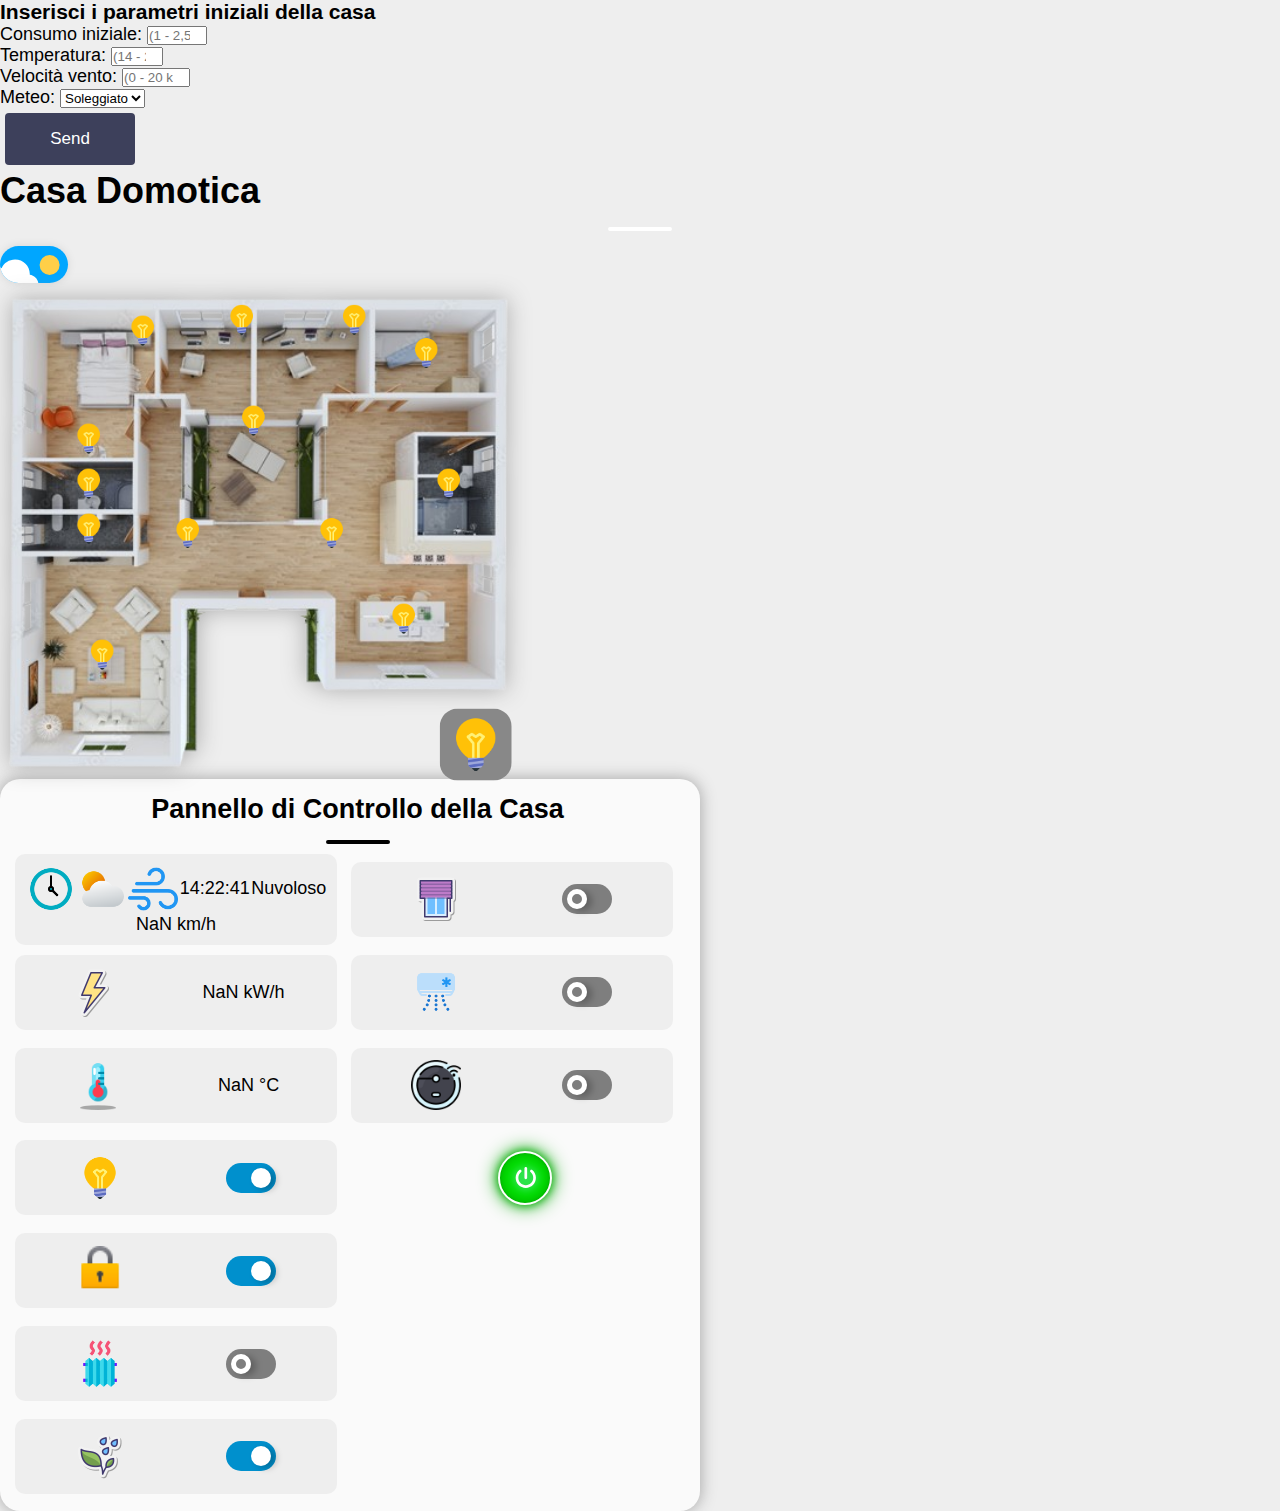
<file: index.html>
<!DOCTYPE html>
<html lang="it">
<head>
    <meta charset="UTF-8">
    <meta name="viewport" content="width=device-width, initial-scale=1.0">
    <meta name="mobile-web-app-capable" content="yes">

    <meta name="author" content="Cociug Raul, Gabriel Madiotto">
    <meta name="description" content="Progetto su una casa domotica, con interfaccia e la rete di quest'ultima. Questo progetto è l'insieme le conoscenze di Cisco Packet Tracer, HTML, CSS e JavaScript (con l'uilizzo anche di ThreeJS).">
    <meta name="keywords" content="HTML, CSS, JavaScript, ThreeJS, Cisco Packet Tracer, Casa Domotica">
    <title>Casa Domotica</title>
    <base href="index.html">

    <link rel="stylesheet" href="style.css">
    <link rel="stylesheet" href="img-casa.css">
    <link rel="stylesheet" href="buttons.css">
    
    <link rel="icon" href="favicon.ico" type="image/x-icon">
</head>

<body class="theme-light">
    <div id="setVars" style="display: none;">
        <form id="form">
            <h3>
                Inserisci i parametri iniziali della casa
            </h3>
            <div class="params">
                <p title="Metti un wattaggio tra 1 e 2,5 kW/h">
                    <label for="in1">Consumo iniziale:</label>
                    <input type="number" id="in1" placeholder="(1 - 2,5 kW/h) *" min="1" max="2.5" step="0.5" required>
                </p>
                <p title="Metti una temperatura tra i 14 e 26 gradi">
                    <label for="in2">Temperatura:</label>
                    <input type="number" id="in2" placeholder="(14 - 26 °C) *" min="14" max="26" required>
                </p>
                <p title="Metti la velocità del vento tra 0 e 20 km/h">
                    <label for="in3">Velocità vento:</label>
                    <input type="number" id="in3" placeholder="(0 - 20 km/h) *" min="0" max="20" step="0.5" required>
                </p>
                <p title="Scegli tra le opzioni">
                    <label for="in-meteo">Meteo:</label>
                    <select id="in-meteo" name="input-meteo">
                        <option value="Soleggiato">Soleggiato</option>
                        <option value="Nuvoloso">Nuvoloso</option>
                        <option value="Piovoso">Piovoso</option>
                        <option value="Tempesta">Tempesta</option>
                    </select>
                </p>
            </div>
            <button type="submit" class="button" id="submit"><span>Send</span></button>
        </form>
    </div>

    <div class="header">
        <h1>Casa Domotica<hr></h1>
        <label class="switch1" style="grid-area: 1 / 3;">
            <input id="checkbox1" type="checkbox" />
            <span class="slider">
                <div class="star star_1"></div>
                <div class="star star_2"></div>
                <div class="star star_3"></div>
                <svg viewBox="0 0 16 16" class="cloud_1 cloud">
                <path
                    transform="matrix(.77976 0 0 .78395-299.99-418.63)"
                    fill="#fff"
                    d="m391.84 540.91c-.421-.329-.949-.524-1.523-.524-1.351 0-2.451 1.084-2.485 2.435-1.395.526-2.388 1.88-2.388 3.466 0 1.874 1.385 3.423 3.182 3.667v.034h12.73v-.006c1.775-.104 3.182-1.584 3.182-3.395 0-1.747-1.309-3.186-2.994-3.379.007-.106.011-.214.011-.322 0-2.707-2.271-4.901-5.072-4.901-2.073 0-3.856 1.202-4.643 2.925"
                ></path>
                </svg>
            </span>
        </label>
    </div class="header">
    <div class="main">
        <div class="img-casa">
            <div class="clear"></div>

            <img src="img/casa dall'alto.png" alt="Casa dall'alto" usemap="#house" id="casa-img">
            
            <img src="img/lampadina.png" alt="" class="lamp" id="lamp-mat1">
            <img src="img/lampadina.png" alt="" class="lamp" id="lamp-mat2">
            <img src="img/lampadina.png" alt="" class="lamp" id="lamp-studi1">
            <img src="img/lampadina.png" alt="" class="lamp" id="lamp-studi2">
            <img src="img/lampadina.png" alt="" class="lamp" id="lamp-room">
            <img src="img/lampadina.png" alt="" class="lamp" id="lamp-relax">
            <img src="img/lampadina.png" alt="" class="lamp" id="lamp-bagno-mat">
            <img src="img/lampadina.png" alt="" class="lamp" id="lamp-bagno">
            <img src="img/lampadina.png" alt="" class="lamp" id="lamp-bagno-grande">
            <img src="img/lampadina.png" alt="" class="lamp" id="lamp-corridoio1">
            <img src="img/lampadina.png" alt="" class="lamp" id="lamp-corridoio2">
            <img src="img/lampadina.png" alt="" class="lamp" id="lamp-soggiorno">
            <img src="img/lampadina.png" alt="" class="lamp" id="lamp-cucina">
            
            <img src="img/lampadina.png" alt="" id="setting" title="Nascondi tutte le luci">
        </div>

        <div class="parameters">
            <h2>Pannello di Controllo della Casa</h2>
            <hr>
            <div class="items">
                <!-- Parametri -->
                <div class="item" id="ora_tempo_vento">
                    <img src="img/ora.png" alt="">
                    <img src="img/nuvola.png" alt="" title="Meteo fuori dalla casa">
                    <img src="img/vento.png" alt="" title="Velocità vento fuori dalla casa">
                    <span id="date"></span>
                    <span id="meteo">Nuvoloso</span>
                    <span id="vento"></span>
                </div>
                <div class="item" id="electricity"><img src="img/elettricità.png" alt=""><span>2 kW/h</span></div>
                <div class="item" id="temperatura"><img src="img/temperatura.png" alt=""><span>22 °C</span></div>
                <!-- Bottoni -->
                <div class="item" id="lampadine" title="Apri / Chiudi tutte le luci"><img src="img/lampadina.png" alt="">
                    <input type="checkbox" class="checkboxInput spegnibile" id="check1" checked="true">
                    <label for="check1" class="toggleSwitch"></label>
                </div>
                <div class="item" id="porte" title="Apri / Chiudi le porte"><img src="img/lucchetto.png" alt="">
                    <input type="checkbox" class="checkboxInput" id="check2" checked="true">
                    <label for="check2" class="toggleSwitch"></label>
                </div>
                <div class="item" id="riscaldamento" title="Apri / Chiudi il riscaldamento"><img src="img/termosifone.png" alt="">
                    <input type="checkbox" class="checkboxInput spegnibile" id="check3" >
                    <label for="check3" class="toggleSwitch"></label>
                </div>
                <div class="item" id="irrigazione" title="Apri / Chiudi gli annaffiatoi">
                    <img src="img/irrigazione.png" alt="">
                    <input type="checkbox" class="checkboxInput spegnibile" id="check4" checked="true">
                    <label for="check4" class="toggleSwitch"></label>
                </div>
                <div class="item" id="tapparelle" title="Apri / Chiudi le tapparelle">
                    <img src="img/tapparelle.png" alt="">
                    <input type="checkbox" class="checkboxInput" id="check5">
                    <label for="check5" class="toggleSwitch"></label>
                </div>
                <div class="item" id="condizionatore" title="Apri / Chiudi il condizionatore">
                    <img src="img/condizionatore.png" alt="">
                    <input type="checkbox" class="checkboxInput spegnibile" id="check6" >
                    <label for="check6" class="toggleSwitch"></label>
                </div>
                <div class="item" id="roomba" title="Accendi / Spegni il Roomba">
                    <img src="img/rumba.png" alt="">
                    <input type="checkbox" class="checkboxInput spegnibile" id="check7">
                    <label for="check7" class="toggleSwitch"></label>
                </div>
                <div class="item" id="spegni" title="Spegnimento completo della casa !!!">
                    <input id="checkbox" type="checkbox" checked="true" />
                    <label class="switch" for="checkbox">
                        <svg xmlns="http://www.w3.org/2000/svg" viewBox="0 0 512 512" class="slider1">
                            <path
                                d="M288 32c0-17.7-14.3-32-32-32s-32 14.3-32 32V256c0 17.7 14.3 32 32 32s32-14.3 32-32V32zM143.5 120.6c13.6-11.3 15.4-31.5 4.1-45.1s-31.5-15.4-45.1-4.1C49.7 115.4 16 181.8 16 256c0 132.5 107.5 240 240 240s240-107.5 240-240c0-74.2-33.8-140.6-86.6-184.6c-13.6-11.3-33.8-9.4-45.1 4.1s-9.4 33.8 4.1 45.1c38.9 32.3 63.5 81 63.5 135.4c0 97.2-78.8 176-176 176s-176-78.8-176-176c0-54.4 24.7-103.1 63.5-135.4z"
                            ></path>
                        </svg>
                    </label>
                </div>
            </div>
        </div>
    </div class="main">
    
    <map name="house">
        <area class="shape" id="Camera" title="Camera Matrimoniale" href="Stanze/matrimoniale.html" coords="52,48,171,183" shape="rect">
        <area class="shape" id="Bagno Mat" title="Bagno Matrimoniale" href="Stanze/bagno matrimoniale.html" coords="55,184,152,224" shape="rect">
        <area class="shape" id="Bagno" title="Bagno" href="Stanze/bagno.html" coords="56,227,156,264" shape="rect">
        <area class="shape" id="Soggiorno" title="Soggiorno" href="Stanze/soggiorno.html" coords="56,265,182,432" shape="rect">
        <area class="shape" id="Studio 1" title="Studio 1" href="Stanze/studio1.html" coords="174,53,251,143" shape="rect">
        <area class="shape" id="Studio 2" title="Studio 2" href="Stanze/studio2.html" coords="257,55,351,148" shape="rect">
        <area class="shape" id="Relax" title="Relax" href="Stanze/relax.html" coords="197,150,305,233" shape="rect">
        <area class="shape" id="Camera da letto" title="Camera da letto" href="Stanze/camera.html" coords="358,54,456,138" shape="rect">
        <area class="shape" id="Bagno Grande" title="Bagno Grande" href="Stanze/bagno grande.html" coords="388,161,463,251" shape="rect">
        <area class="shape" id="Cucina" title="Cucina" href="Stanze/cucina.html" coords="461,370,321,255" shape="rect">
    </map>

    <script src="sheet.js"></script>
</body>
</html>
</file>
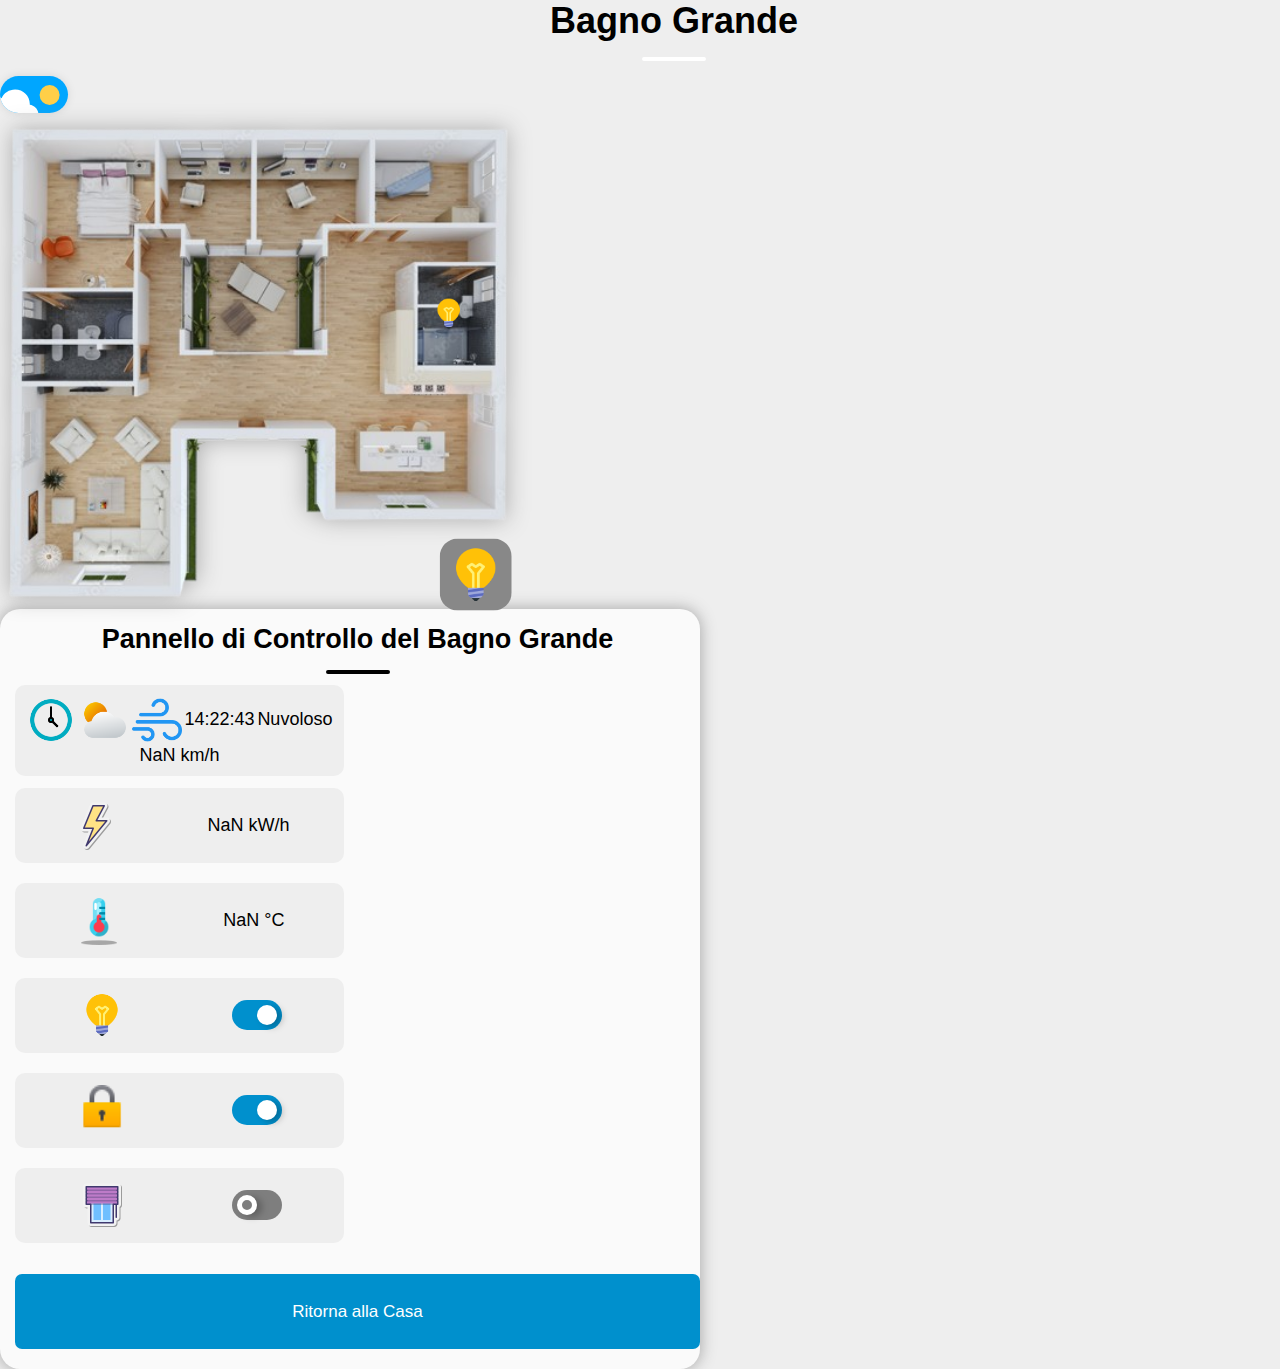
<file: Stanze/bagno grande.html>
<!DOCTYPE html>
<html lang="it">
<head>
    <meta charset="UTF-8">
    <meta name="viewport" content="width=device-width, initial-scale=1.0">
    <meta name="author" content="Cociug Raul, Gabriel Madiotto">
    <meta name="description" content="Progetto su una casa domotica, con interfaccia e la rete di quest'ultima. Questo progetto è l'insieme le conoscenze di Cisco Packet Tracer, HTML, CSS e JavaScript (con l'uilizzo anche di ThreeJS).">
    <meta name="keywords" content="HTML, CSS, JavaScript, ThreeJS, Cisco Packet Tracer, Casa Domotica">
    <title>Bagno Grande</title>

    <link rel="stylesheet" href="../style.css">
    <link rel="stylesheet" href="../img-casa.css">
    <link rel="stylesheet" href="../buttons.css">
    
    <link rel="icon" href="../favicon.ico" type="image/x-icon">
</head>

<body class="theme-light">
    <div class="header">
        <h1 style="grid-area: 1 / 2; text-align: center; padding-left: 68px; position: relative;">Bagno Grande<hr></h1>
        <label class="switch1" style="grid-area: 1 / 3;">
            <input id="checkbox1" type="checkbox" />
            <span class="slider">
                <div class="star star_1"></div>
                <div class="star star_2"></div>
                <div class="star star_3"></div>
                <svg viewBox="0 0 16 16" class="cloud_1 cloud">
                <path
                    transform="matrix(.77976 0 0 .78395-299.99-418.63)"
                    fill="#fff"
                    d="m391.84 540.91c-.421-.329-.949-.524-1.523-.524-1.351 0-2.451 1.084-2.485 2.435-1.395.526-2.388 1.88-2.388 3.466 0 1.874 1.385 3.423 3.182 3.667v.034h12.73v-.006c1.775-.104 3.182-1.584 3.182-3.395 0-1.747-1.309-3.186-2.994-3.379.007-.106.011-.214.011-.322 0-2.707-2.271-4.901-5.072-4.901-2.073 0-3.856 1.202-4.643 2.925"
                ></path>
                </svg>
            </span>
        </label>
    </div class="header">
    <div class="main">
        <div class="img-casa">
            <div class="clear"></div>

            <img src="img/casa dall'alto.png" alt="Casa dall'alto" usemap="#house" id="casa-img">

            <img src="img/lampadina.png" alt="" class="lamp" id="lamp-bagno-grande">
            
            <img src="img/lampadina.png" alt="" id="setting" title="Nascondi tutte le luci">
        </div>

        <div class="parameters">
            <h2>Pannello di Controllo del Bagno Grande</h2>
            <hr>
            <div class="items">
                <!-- Parametri -->
                <div class="item" id="ora_tempo_vento">
                    <img src="img/ora.png" alt="">
                    <img src="img/nuvola.png" alt="" title="Meteo fuori dalla casa">
                    <img src="img/vento.png" alt="" title="Velocità vento fuori dalla casa">
                    <span id="date"></span>
                    <span id="meteo">Nuvoloso</span>
                    <span id="vento"></span>
                </div>
                <div class="item" id="electricity"><img src="img/elettricità.png" alt=""><span>2 kW/h</span></div>
                <div class="item" id="temperatura"><img src="img/temperatura.png" alt=""><span>22 °C</span></div>
                <!-- Bottoni -->
                <div class="item" id="lampadine" title="Apri / Chiudi tutte le luci della stanza"><img src="img/lampadina.png" alt="">
                    <input type="checkbox" class="checkboxInput spegnibile" id="check1" checked="true">
                    <label for="check1" class="toggleSwitch"></label>
                </div>
                <div class="item" id="porte" title="Apri / Chiudi le porte"><img src="img/lucchetto.png" alt="">
                    <input type="checkbox" class="checkboxInput" id="check2" checked="true">
                    <label for="check2" class="toggleSwitch"></label>
                </div>
                <div class="item" id="tapparelle" title="Apri / Chiudi le tapparella/e">
                    <img src="img/tapparelle.png" alt="">
                    <input type="checkbox" class="checkboxInput" id="check5">
                    <label for="check5" class="toggleSwitch"></label>
                </div>
                <a href="../index.html" class="button item" id="btn">
                    <span>Ritorna alla Casa</span>
                </a>
            </div>
        </div>
    </div class="main">
    
    <map name="house">
        <area class="shape" id="Camera" title="Camera Matrimoniale" href="matrimoniale.html" coords="52,48,171,183" shape="rect">
        <area class="shape" id="Bagno Mat" title="Bagno Matrimoniale" href="bagno matrimoniale.html" coords="55,184,152,224" shape="rect">
        <area class="shape" id="Bagno" title="Bagno" href="bagno.html" coords="56,227,156,264" shape="rect">
        <area class="shape" id="Soggiorno" title="Soggiorno" href="soggiorno.html" coords="56,265,182,432" shape="rect">
        <area class="shape" id="Studio 1" title="Studio 1" href="studio1.html" coords="174,53,251,143" shape="rect">
        <area class="shape" id="Studio 2" title="Studio 2" href="studio2.html" coords="257,55,351,148" shape="rect">
        <area class="shape" id="Relax" title="Relax" href="relax.html" coords="197,150,305,233" shape="rect">
        <area class="shape" id="Camera da letto" title="Camera da letto" href="camera.html" coords="358,54,456,138" shape="rect">
        <area class="shape" id="Bagno Grande" title="Bagno Grande" href="bagno grande.html" coords="388,161,463,251" shape="rect">
        <area class="shape" id="Cucina" title="Cucina" href="cucina.html" coords="461,370,321,255" shape="rect">
    </map>

    <script src="../sheet.js"></script>
</body>
</html>
</file>
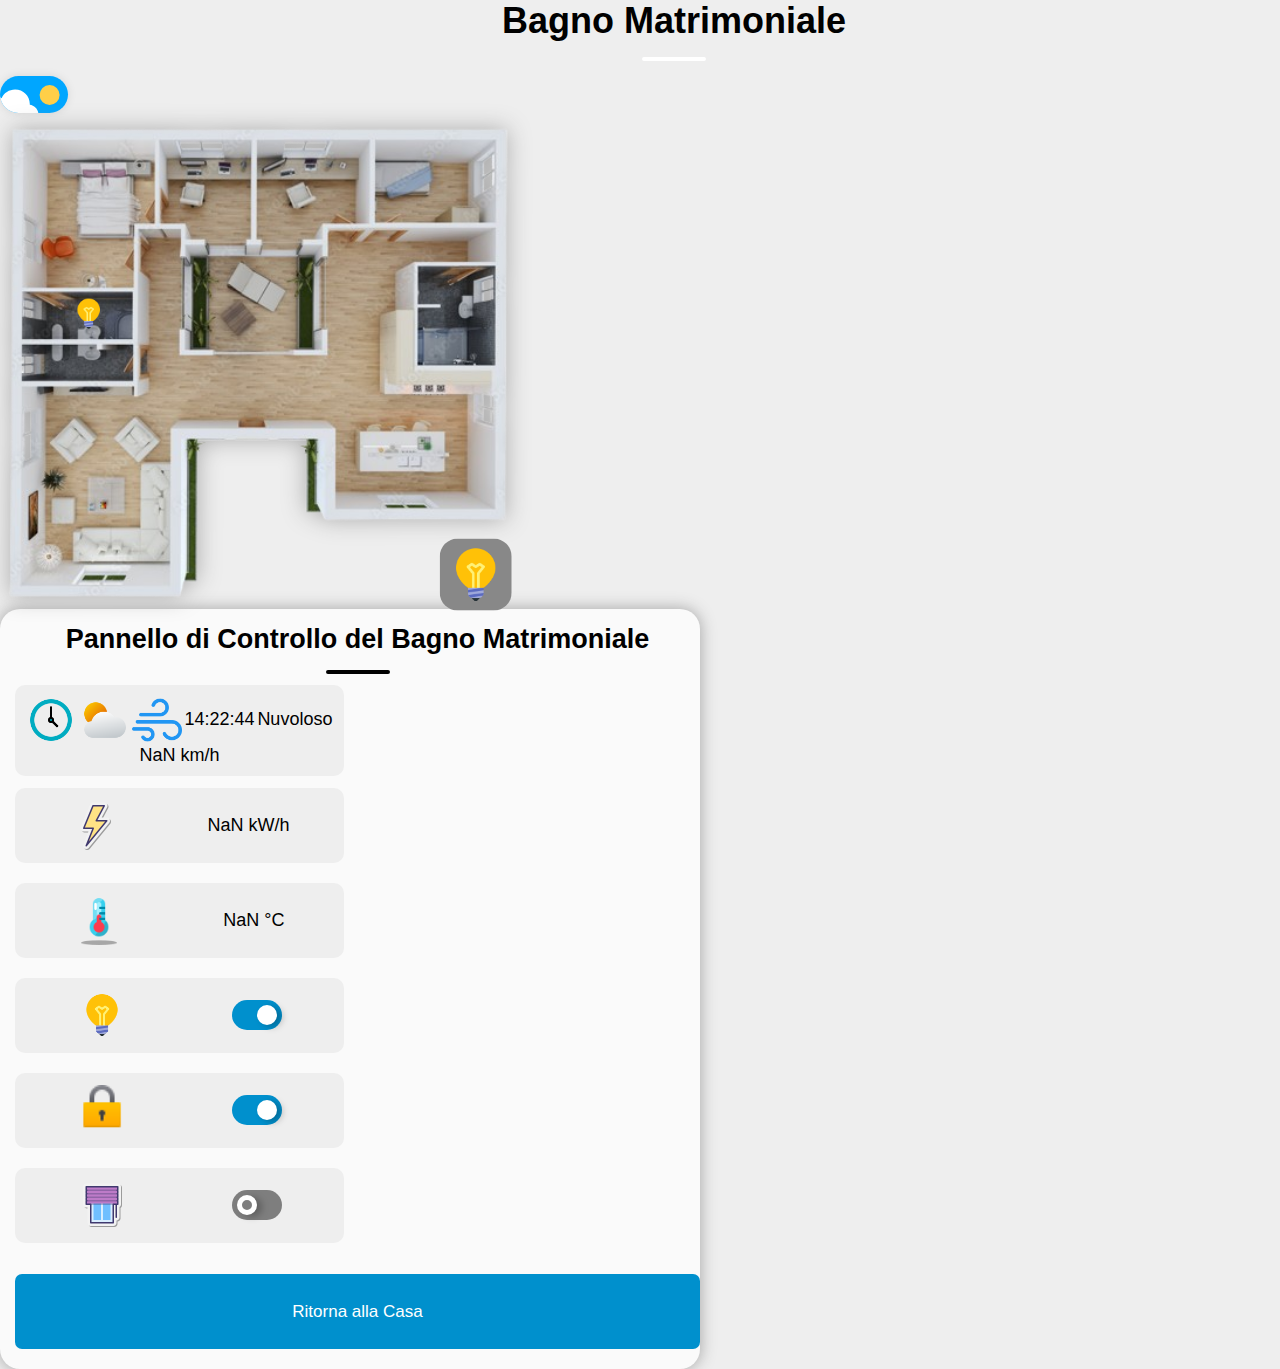
<file: Stanze/bagno matrimoniale.html>
<!DOCTYPE html>
<html lang="it">
<head>
    <meta charset="UTF-8">
    <meta name="viewport" content="width=device-width, initial-scale=1.0">
    <meta name="author" content="Cociug Raul, Gabriel Madiotto">
    <meta name="description" content="Progetto su una casa domotica, con interfaccia e la rete di quest'ultima. Questo progetto è l'insieme le conoscenze di Cisco Packet Tracer, HTML, CSS e JavaScript (con l'uilizzo anche di ThreeJS).">
    <meta name="keywords" content="HTML, CSS, JavaScript, ThreeJS, Cisco Packet Tracer, Casa Domotica">
    <title>Bagno Matrimoniale</title>

    <link rel="stylesheet" href="../style.css">
    <link rel="stylesheet" href="../img-casa.css">
    <link rel="stylesheet" href="../buttons.css">
    
    <link rel="icon" href="../img/logo-casa.png" type="image/x-icon">
</head>

<body class="theme-light">
    <div class="header">
        <h1 style="grid-area: 1 / 2; text-align: center; padding-left: 68px; position: relative;">Bagno Matrimoniale<hr></h1>
        <label class="switch1" style="grid-area: 1 / 3;">
            <input id="checkbox1" type="checkbox" />
            <span class="slider">
                <div class="star star_1"></div>
                <div class="star star_2"></div>
                <div class="star star_3"></div>
                <svg viewBox="0 0 16 16" class="cloud_1 cloud">
                <path
                    transform="matrix(.77976 0 0 .78395-299.99-418.63)"
                    fill="#fff"
                    d="m391.84 540.91c-.421-.329-.949-.524-1.523-.524-1.351 0-2.451 1.084-2.485 2.435-1.395.526-2.388 1.88-2.388 3.466 0 1.874 1.385 3.423 3.182 3.667v.034h12.73v-.006c1.775-.104 3.182-1.584 3.182-3.395 0-1.747-1.309-3.186-2.994-3.379.007-.106.011-.214.011-.322 0-2.707-2.271-4.901-5.072-4.901-2.073 0-3.856 1.202-4.643 2.925"
                ></path>
                </svg>
            </span>
        </label>
    </div class="header">
    <div class="main">
        <div class="img-casa">
            <div class="clear"></div>

            <img src="img/casa dall'alto.png" alt="Casa dall'alto" usemap="#house" id="casa-img">
            
            <img src="img/lampadina.png" alt="" class="lamp" id="lamp-bagno-mat">
            
            <img src="img/lampadina.png" alt="" id="setting" title="Nascondi tutte le luci">
        </div>

        <div class="parameters">
            <h2>Pannello di Controllo del Bagno Matrimoniale</h2>
            <hr>
            <div class="items">
                <!-- Parametri -->
                <div class="item" id="ora_tempo_vento">
                    <img src="img/ora.png" alt="">
                    <img src="img/nuvola.png" alt="" title="Meteo fuori dalla casa">
                    <img src="img/vento.png" alt="" title="Velocità vento fuori dalla casa">
                    <span id="date"></span>
                    <span id="meteo">Nuvoloso</span>
                    <span id="vento"></span>
                </div>
                <div class="item" id="electricity"><img src="img/elettricità.png" alt=""><span>2 kW/h</span></div>
                <div class="item" id="temperatura"><img src="img/temperatura.png" alt=""><span>22 °C</span></div>
                <!-- Bottoni -->
                <div class="item" id="lampadine" title="Apri / Chiudi tutte le luci della stanza"><img src="img/lampadina.png" alt="">
                    <input type="checkbox" class="checkboxInput spegnibile" id="check1" checked="true">
                    <label for="check1" class="toggleSwitch"></label>
                </div>
                <div class="item" id="porte" title="Apri / Chiudi le porte"><img src="img/lucchetto.png" alt="">
                    <input type="checkbox" class="checkboxInput" id="check2" checked="true">
                    <label for="check2" class="toggleSwitch"></label>
                </div>
                <div class="item" id="tapparelle" title="Apri / Chiudi le tapparella/e">
                    <img src="img/tapparelle.png" alt="">
                    <input type="checkbox" class="checkboxInput" id="check5">
                    <label for="check5" class="toggleSwitch"></label>
                </div>
                <a href="../index.html" class="button item" id="btn">
                    <span>Ritorna alla Casa</span>
                </a>
            </div>
        </div>
    </div class="main">
    
    <map name="house">
        <area class="shape" id="Camera" title="Camera Matrimoniale" href="matrimoniale.html" coords="52,48,171,183" shape="rect">
        <area class="shape" id="Bagno Mat" title="Bagno Matrimoniale" href="bagno matrimoniale.html" coords="55,184,152,224" shape="rect">
        <area class="shape" id="Bagno" title="Bagno" href="bagno.html" coords="56,227,156,264" shape="rect">
        <area class="shape" id="Soggiorno" title="Soggiorno" href="soggiorno.html" coords="56,265,182,432" shape="rect">
        <area class="shape" id="Studio 1" title="Studio 1" href="studio1.html" coords="174,53,251,143" shape="rect">
        <area class="shape" id="Studio 2" title="Studio 2" href="studio2.html" coords="257,55,351,148" shape="rect">
        <area class="shape" id="Relax" title="Relax" href="relax.html" coords="197,150,305,233" shape="rect">
        <area class="shape" id="Camera da letto" title="Camera da letto" href="camera.html" coords="358,54,456,138" shape="rect">
        <area class="shape" id="Bagno Grande" title="Bagno Grande" href="bagno grande.html" coords="388,161,463,251" shape="rect">
        <area class="shape" id="Cucina" title="Cucina" href="cucina.html" coords="461,370,321,255" shape="rect">
    </map>

    <script src="../sheet.js"></script>
</body>
</html>
</file>
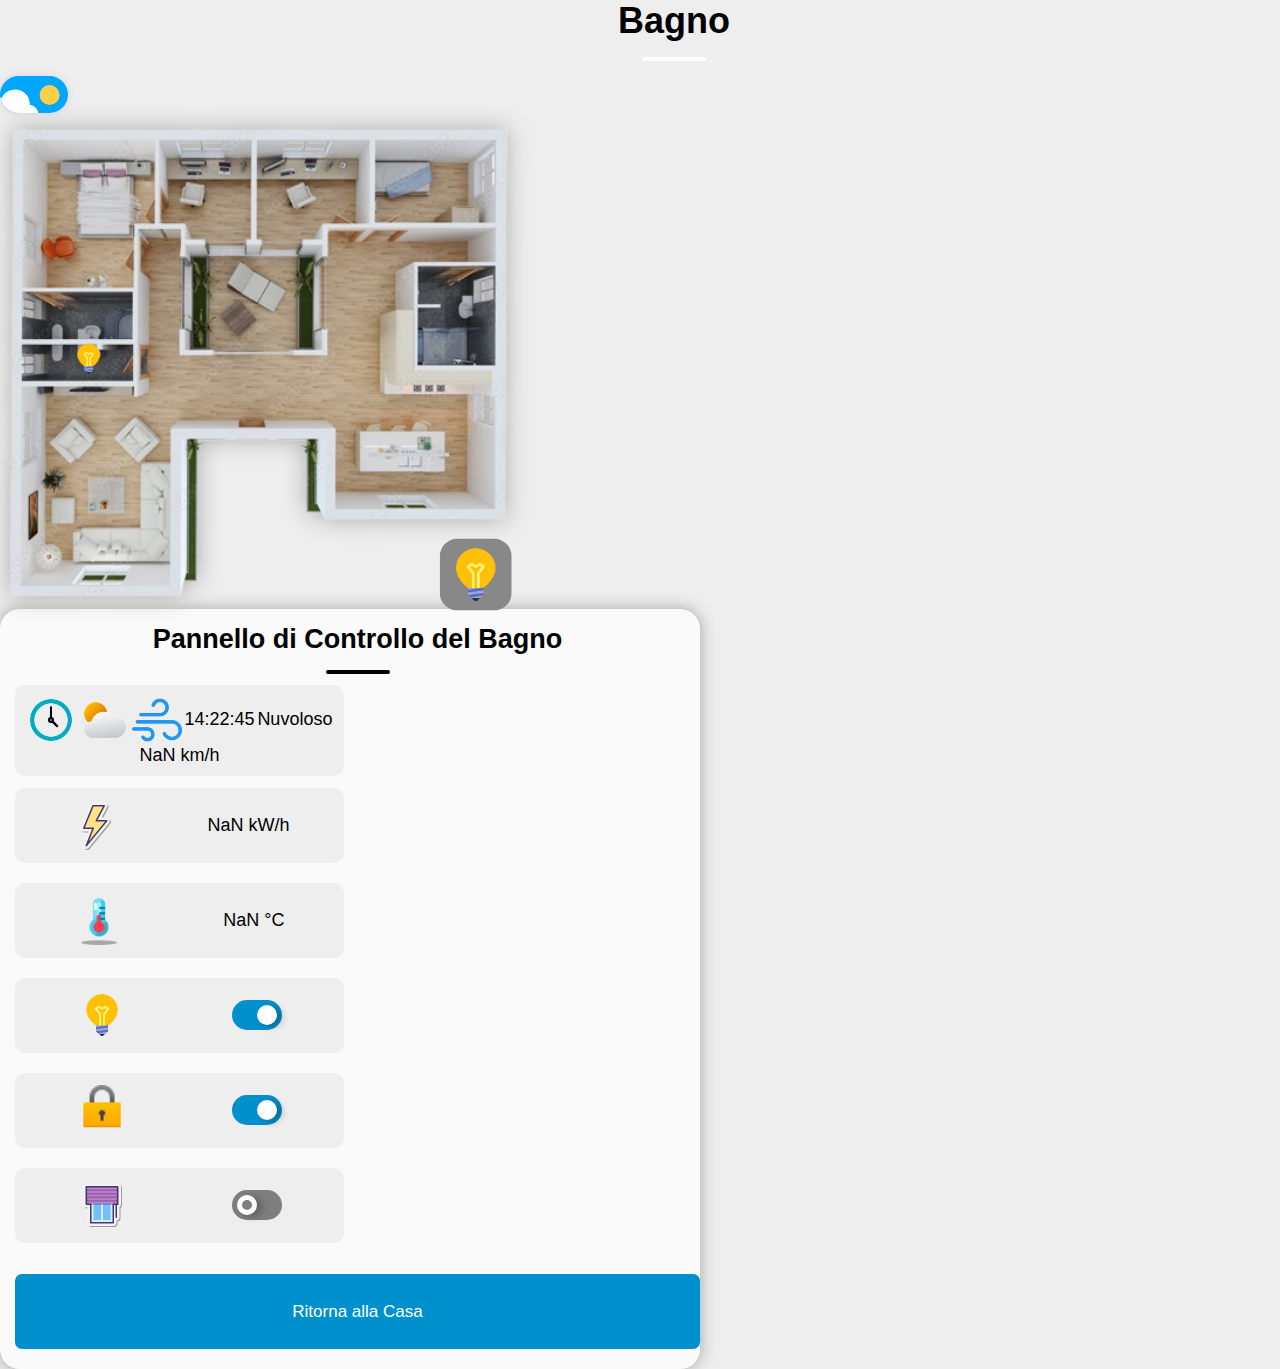
<file: Stanze/bagno.html>
<!DOCTYPE html>
<html lang="it">
<head>
    <meta charset="UTF-8">
    <meta name="viewport" content="width=device-width, initial-scale=1.0">
    <meta name="author" content="Cociug Raul, Gabriel Madiotto">
    <meta name="description" content="Progetto su una casa domotica, con interfaccia e la rete di quest'ultima. Questo progetto è l'insieme le conoscenze di Cisco Packet Tracer, HTML, CSS e JavaScript (con l'uilizzo anche di ThreeJS).">
    <meta name="keywords" content="HTML, CSS, JavaScript, ThreeJS, Cisco Packet Tracer, Casa Domotica">
    <title>Bagno</title>

    <link rel="stylesheet" href="../style.css">
    <link rel="stylesheet" href="../img-casa.css">
    <link rel="stylesheet" href="../buttons.css">
    
    <link rel="icon" href="../favicon.ico" type="image/x-icon">
</head>

<body class="theme-light">
    <div class="header">
        <h1 style="grid-area: 1 / 2; text-align: center; padding-left: 68px; position: relative; z-index: 2;">Bagno<hr></h1>
        <label class="switch1" style="grid-area: 1 / 3;">
            <input id="checkbox1" type="checkbox" />
            <span class="slider">
                <div class="star star_1"></div>
                <div class="star star_2"></div>
                <div class="star star_3"></div>
                <svg viewBox="0 0 16 16" class="cloud_1 cloud">
                <path
                    transform="matrix(.77976 0 0 .78395-299.99-418.63)"
                    fill="#fff"
                    d="m391.84 540.91c-.421-.329-.949-.524-1.523-.524-1.351 0-2.451 1.084-2.485 2.435-1.395.526-2.388 1.88-2.388 3.466 0 1.874 1.385 3.423 3.182 3.667v.034h12.73v-.006c1.775-.104 3.182-1.584 3.182-3.395 0-1.747-1.309-3.186-2.994-3.379.007-.106.011-.214.011-.322 0-2.707-2.271-4.901-5.072-4.901-2.073 0-3.856 1.202-4.643 2.925"
                ></path>
                </svg>
            </span>
        </label>
    </div class="header">
    <div class="main">
        <div class="img-casa">
            <div class="clear"></div>

            <img src="img/casa dall'alto.png" alt="Casa dall'alto" usemap="#house" id="casa-img">
            
            <img src="img/lampadina.png" alt="" class="lamp" id="lamp-bagno">
            
            <img src="img/lampadina.png" alt="" id="setting">
        </div>

        <div class="parameters">
            <h2>Pannello di Controllo del Bagno</h2>
            <hr>
            <div class="items">
                <!-- Parametri -->
                <div class="item" id="ora_tempo_vento">
                    <img src="img/ora.png" alt="">
                    <img src="img/nuvola.png" alt="" title="Meteo fuori dalla casa">
                    <img src="img/vento.png" alt="" title="Velocità vento fuori dalla casa">
                    <span id="date"></span>
                    <span id="meteo">Nuvoloso</span>
                    <span id="vento"></span>
                </div>
                <div class="item" id="electricity"><img src="img/elettricità.png" alt=""><span>2 kW/h</span></div>
                <div class="item" id="temperatura"><img src="img/temperatura.png" alt=""><span>22 °C</span></div>
                <!-- Bottoni -->
                <div class="item" id="lampadine" title="Apri / Chiudi tutte le luci della stanza"><img src="img/lampadina.png" alt="">
                    <input type="checkbox" class="checkboxInput spegnibile" id="check1" checked="true">
                    <label for="check1" class="toggleSwitch"></label>
                </div>
                <div class="item" id="porte" title="Apri / Chiudi le porte"><img src="img/lucchetto.png" alt="">
                    <input type="checkbox" class="checkboxInput" id="check2" checked="true">
                    <label for="check2" class="toggleSwitch"></label>
                </div>
                <div class="item" id="tapparelle" title="Apri / Chiudi le tapparella/e">
                    <img src="img/tapparelle.png" alt="">
                    <input type="checkbox" class="checkboxInput" id="check5">
                    <label for="check5" class="toggleSwitch"></label>
                </div>
                <a href="../index.html" class="button item" id="btn">
                    <span>Ritorna alla Casa</span>
                </a>
            </div>
        </div>
    </div class="main">
    
    <map name="house">
        <area class="shape" id="Camera" title="Camera Matrimoniale" href="matrimoniale.html" coords="52,48,171,183" shape="rect">
        <area class="shape" id="Bagno Mat" title="Bagno Matrimoniale" href="bagno matrimoniale.html" coords="55,184,152,224" shape="rect">
        <area class="shape" id="Bagno" title="Bagno" href="bagno.html" coords="56,227,156,264" shape="rect">
        <area class="shape" id="Soggiorno" title="Soggiorno" href="soggiorno.html" coords="56,265,182,432" shape="rect">
        <area class="shape" id="Studio 1" title="Studio 1" href="studio1.html" coords="174,53,251,143" shape="rect">
        <area class="shape" id="Studio 2" title="Studio 2" href="studio2.html" coords="257,55,351,148" shape="rect">
        <area class="shape" id="Relax" title="Relax" href="relax.html" coords="197,150,305,233" shape="rect">
        <area class="shape" id="Camera da letto" title="Camera da letto" href="camera.html" coords="358,54,456,138" shape="rect">
        <area class="shape" id="Bagno Grande" title="Bagno Grande" href="bagno grande.html" coords="388,161,463,251" shape="rect">
        <area class="shape" id="Cucina" title="Cucina" href="cucina.html" coords="461,370,321,255" shape="rect">
    </map>

    <script src="../sheet.js"></script>
</body>
</html>
</file>
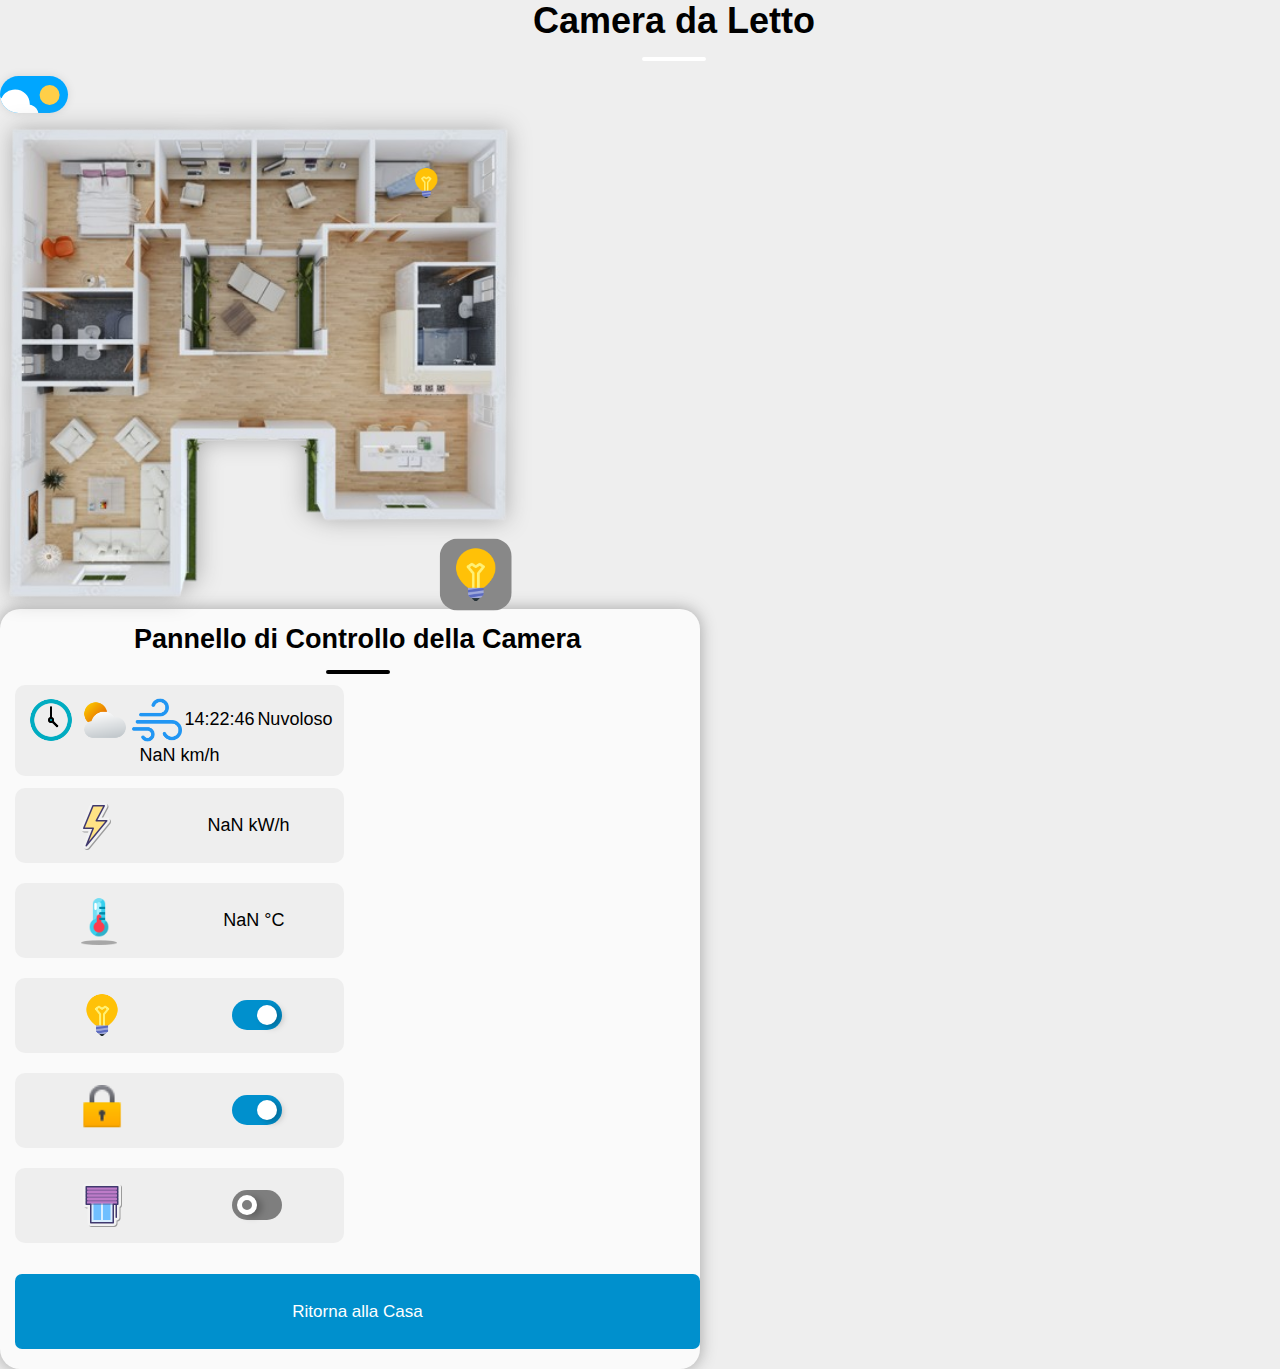
<file: Stanze/camera.html>
<!DOCTYPE html>
<html lang="it">
<head>
    <meta charset="UTF-8">
    <meta name="viewport" content="width=device-width, initial-scale=1.0">
    <meta name="author" content="Cociug Raul, Gabriel Madiotto">
    <meta name="description" content="Progetto su una casa domotica, con interfaccia e la rete di quest'ultima. Questo progetto è l'insieme le conoscenze di Cisco Packet Tracer, HTML, CSS e JavaScript (con l'uilizzo anche di ThreeJS).">
    <meta name="keywords" content="HTML, CSS, JavaScript, ThreeJS, Cisco Packet Tracer, Casa Domotica">
    <title>Camera da letto</title>

    <link rel="stylesheet" href="../style.css">
    <link rel="stylesheet" href="../img-casa.css">
    <link rel="stylesheet" href="../buttons.css">
    
    <link rel="icon" href="../img/logo-casa.png" type="image/x-icon">
</head>

<body class="theme-light">
    <div class="header">
        <h1 style="grid-area: 1 / 2; text-align: center; padding-left: 68px; position: relative;">Camera da Letto<hr></h1>
        <label class="switch1" style="grid-area: 1 / 3;">
            <input id="checkbox1" type="checkbox" />
            <span class="slider">
                <div class="star star_1"></div>
                <div class="star star_2"></div>
                <div class="star star_3"></div>
                <svg viewBox="0 0 16 16" class="cloud_1 cloud">
                <path
                    transform="matrix(.77976 0 0 .78395-299.99-418.63)"
                    fill="#fff"
                    d="m391.84 540.91c-.421-.329-.949-.524-1.523-.524-1.351 0-2.451 1.084-2.485 2.435-1.395.526-2.388 1.88-2.388 3.466 0 1.874 1.385 3.423 3.182 3.667v.034h12.73v-.006c1.775-.104 3.182-1.584 3.182-3.395 0-1.747-1.309-3.186-2.994-3.379.007-.106.011-.214.011-.322 0-2.707-2.271-4.901-5.072-4.901-2.073 0-3.856 1.202-4.643 2.925"
                ></path>
                </svg>
            </span>
        </label>
    </div class="header">
    <div class="main">
        <div class="img-casa">
            <div class="clear"></div>

            <img src="img/casa dall'alto.png" alt="Casa dall'alto" usemap="#house" id="casa-img">
            
            <img src="img/lampadina.png" alt="" class="lamp" id="lamp-room">
            
            <img src="img/lampadina.png" alt="" id="setting" title="Nascondi tutte le luci">
        </div>

        <div class="parameters">
            <h2>Pannello di Controllo della Camera</h2>
            <hr>
            <div class="items">
                <!-- Parametri -->
                <div class="item" id="ora_tempo_vento">
                    <img src="img/ora.png" alt="">
                    <img src="img/nuvola.png" alt="" title="Meteo fuori dalla casa">
                    <img src="img/vento.png" alt="" title="Velocità vento fuori dalla casa">
                    <span id="date"></span>
                    <span id="meteo">Nuvoloso</span>
                    <span id="vento"></span>
                </div>
                <div class="item" id="electricity"><img src="img/elettricità.png" alt=""><span>2 kW/h</span></div>
                <div class="item" id="temperatura"><img src="img/temperatura.png" alt=""><span>22 °C</span></div>
                <!-- Bottoni -->
                <div class="item" id="lampadine" title="Apri / Chiudi tutte le luci della stanza"><img src="img/lampadina.png" alt="">
                    <input type="checkbox" class="checkboxInput spegnibile" id="check1" checked="true">
                    <label for="check1" class="toggleSwitch"></label>
                </div>
                <div class="item" id="porte" title="Apri / Chiudi le porte"><img src="img/lucchetto.png" alt="">
                    <input type="checkbox" class="checkboxInput" id="check2" checked="true">
                    <label for="check2" class="toggleSwitch"></label>
                </div>
                <div class="item" id="tapparelle" title="Apri / Chiudi le tapparella/e">
                    <img src="img/tapparelle.png" alt="">
                    <input type="checkbox" class="checkboxInput" id="check5">
                    <label for="check5" class="toggleSwitch"></label>
                </div>
                <a href="../index.html" class="button item" id="btn">
                    <span>Ritorna alla Casa</span>
                </a>
            </div>
        </div>
    </div class="main">
    
    <map name="house">
        <area class="shape" id="Camera" title="Camera Matrimoniale" href="matrimoniale.html" coords="52,48,171,183" shape="rect">
        <area class="shape" id="Bagno Mat" title="Bagno Matrimoniale" href="bagno matrimoniale.html" coords="55,184,152,224" shape="rect">
        <area class="shape" id="Bagno" title="Bagno" href="bagno.html" coords="56,227,156,264" shape="rect">
        <area class="shape" id="Soggiorno" title="Soggiorno" href="soggiorno.html" coords="56,265,182,432" shape="rect">
        <area class="shape" id="Studio 1" title="Studio 1" href="studio1.html" coords="174,53,251,143" shape="rect">
        <area class="shape" id="Studio 2" title="Studio 2" href="studio2.html" coords="257,55,351,148" shape="rect">
        <area class="shape" id="Relax" title="Relax" href="relax.html" coords="197,150,305,233" shape="rect">
        <area class="shape" id="Camera da letto" title="Camera da letto" href="camera.html" coords="358,54,456,138" shape="rect">
        <area class="shape" id="Bagno Grande" title="Bagno Grande" href="bagno grande.html" coords="388,161,463,251" shape="rect">
        <area class="shape" id="Cucina" title="Cucina" href="cucina.html" coords="461,370,321,255" shape="rect">
    </map>

    <script src="../sheet.js"></script>
</body>
</html>
</file>
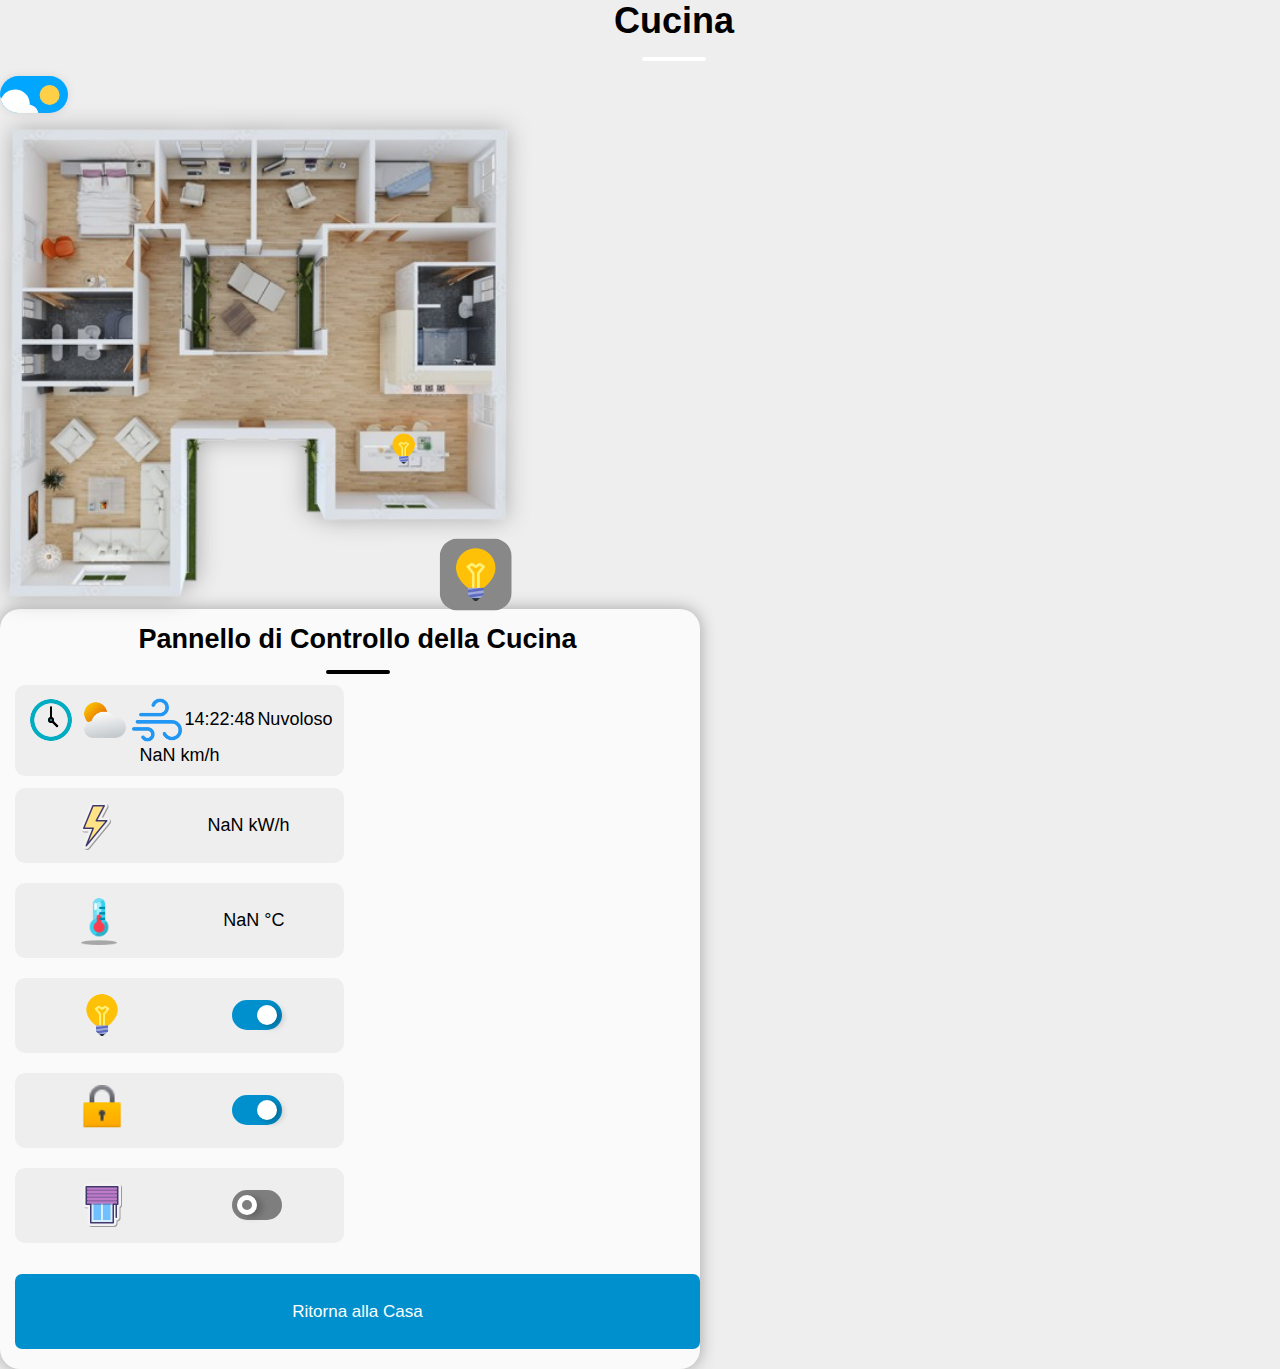
<file: Stanze/cucina.html>
<!DOCTYPE html>
<html lang="it">
<head>
    <meta charset="UTF-8">
    <meta name="viewport" content="width=device-width, initial-scale=1.0">
    <meta name="author" content="Cociug Raul, Gabriel Madiotto">
    <meta name="description" content="Progetto su una casa domotica, con interfaccia e la rete di quest'ultima. Questo progetto è l'insieme le conoscenze di Cisco Packet Tracer, HTML, CSS e JavaScript (con l'uilizzo anche di ThreeJS).">
    <meta name="keywords" content="HTML, CSS, JavaScript, ThreeJS, Cisco Packet Tracer, Casa Domotica">
    <title>Cucina</title>

    <link rel="stylesheet" href="../style.css">
    <link rel="stylesheet" href="../img-casa.css">
    <link rel="stylesheet" href="../buttons.css">
    
    <link rel="icon" href="../favicon.ico" type="image/x-icon">
</head>

<body class="theme-light">
    <div class="header">
        <h1 style="grid-area: 1 / 2; text-align: center; padding-left: 68px; position: relative; z-index: 2;">Cucina<hr></h1>
        <label class="switch1" style="grid-area: 1 / 3;">
            <input id="checkbox1" type="checkbox" />
            <span class="slider">
                <div class="star star_1"></div>
                <div class="star star_2"></div>
                <div class="star star_3"></div>
                <svg viewBox="0 0 16 16" class="cloud_1 cloud">
                <path
                    transform="matrix(.77976 0 0 .78395-299.99-418.63)"
                    fill="#fff"
                    d="m391.84 540.91c-.421-.329-.949-.524-1.523-.524-1.351 0-2.451 1.084-2.485 2.435-1.395.526-2.388 1.88-2.388 3.466 0 1.874 1.385 3.423 3.182 3.667v.034h12.73v-.006c1.775-.104 3.182-1.584 3.182-3.395 0-1.747-1.309-3.186-2.994-3.379.007-.106.011-.214.011-.322 0-2.707-2.271-4.901-5.072-4.901-2.073 0-3.856 1.202-4.643 2.925"
                ></path>
                </svg>
            </span>
        </label>
    </div class="header">
    <div class="main">
        <div class="img-casa">
            <div class="clear"></div>

            <img src="img/casa dall'alto.png" alt="Casa dall'alto" usemap="#house" id="casa-img">
            
            <img src="img/lampadina.png" alt="" class="lamp" id="lamp-cucina">
            
            <img src="img/lampadina.png" alt="" id="setting">
        </div>

        <div class="parameters">
            <h2>Pannello di Controllo della Cucina</h2>
            <hr>
            <div class="items">
                <!-- Parametri -->
                <div class="item" id="ora_tempo_vento">
                    <img src="img/ora.png" alt="">
                    <img src="img/nuvola.png" alt="">
                    <img src="img/vento.png" alt="">
                    <span id="date"></span>
                    <span id="meteo">Nuvoloso</span>
                    <span id="vento"></span>
                </div>
                <div class="item" id="electricity"><img src="img/elettricità.png" alt=""><span>2 kW/h</span></div>
                <div class="item" id="temperatura"><img src="img/temperatura.png" alt=""><span>22 °C</span></div>
                <!-- Bottoni -->
                <div class="item" id="lampadine"><img src="img/lampadina.png" alt="">
                    <input type="checkbox" class="checkboxInput spegnibile" id="check1" checked="true">
                    <label for="check1" class="toggleSwitch"></label>
                </div>
                <div class="item" id="porte"><img src="img/lucchetto.png" alt="">
                    <input type="checkbox" class="checkboxInput" id="check2" checked="true">
                    <label for="check2" class="toggleSwitch"></label>
                </div>
                <div class="item" id="tapparelle">
                    <img src="img/tapparelle.png" alt="">
                    <input type="checkbox" class="checkboxInput" id="check5">
                    <label for="check5" class="toggleSwitch"></label>
                </div>
                <a href="../index.html" class="button item" id="btn">
                    <span>Ritorna alla Casa</span>
                </a>
            </div>
        </div>
    </div class="main">
    
    <map name="house">
        <area class="shape" id="Camera" title="Camera Matrimoniale" href="matrimoniale.html" coords="52,48,171,183" shape="rect">
        <area class="shape" id="Bagno Mat" title="Bagno Matrimoniale" href="bagno matrimoniale.html" coords="55,184,152,224" shape="rect">
        <area class="shape" id="Bagno" title="Bagno" href="bagno.html" coords="56,227,156,264" shape="rect">
        <area class="shape" id="Soggiorno" title="Soggiorno" href="soggiorno.html" coords="56,265,182,432" shape="rect">
        <area class="shape" id="Studio 1" title="Studio 1" href="studio1.html" coords="174,53,251,143" shape="rect">
        <area class="shape" id="Studio 2" title="Studio 2" href="studio2.html" coords="257,55,351,148" shape="rect">
        <area class="shape" id="Relax" title="Relax" href="relax.html" coords="197,150,305,233" shape="rect">
        <area class="shape" id="Camera da letto" title="Camera da letto" href="camera.html" coords="358,54,456,138" shape="rect">
        <area class="shape" id="Bagno Grande" title="Bagno Grande" href="bagno grande.html" coords="388,161,463,251" shape="rect">
        <area class="shape" id="Cucina" title="Cucina" href="cucina.html" coords="461,370,321,255" shape="rect">
    </map>

    <script src="../sheet.js"></script>
</body>
</html>
</file>
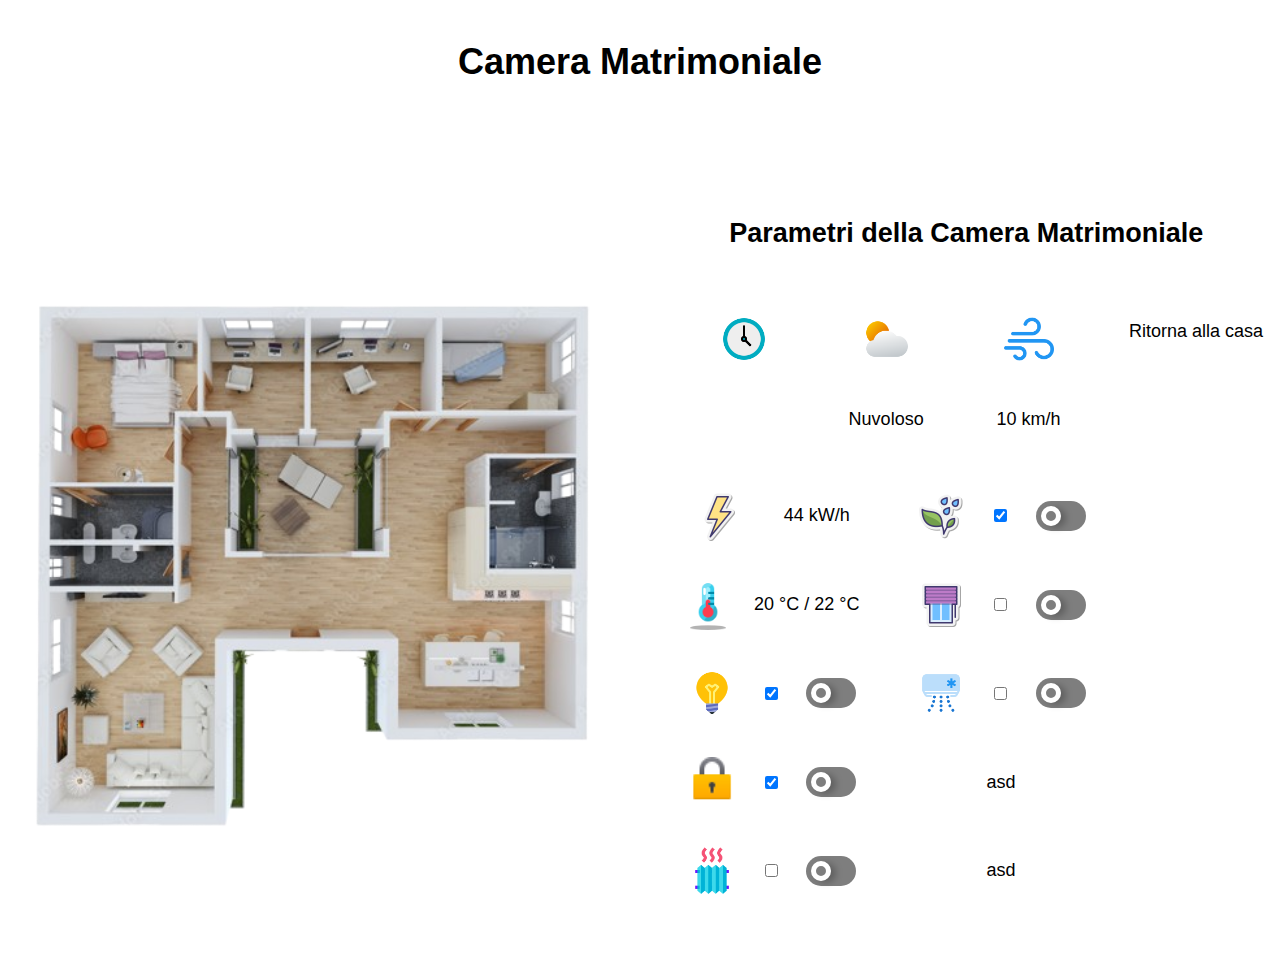
<file: Stanze/matrimoniale.html>
<!DOCTYPE html>
<html lang="it">
<head>
    <meta charset="UTF-8">
    <meta name="viewport" content="width=device-width, initial-scale=1.0">
    <meta name="author" content="Cociug Raul, Gabriel Madiotto">
    <meta name="description" content="Progetto su una casa domotica, con interfaccia e la rete di quest'ultima. Questo progetto è l'insieme le conoscenze di Cisco Packet Tracer, HTML, CSS e JavaScript (con l'uilizzo anche di ThreeJS).">
    <meta name="keywords" content="HTML, CSS, JavaScript, ThreeJS, Cisco Packet Tracer, Casa Domotica">
    <title>Casa Domotica</title>
    <meta http-equiv="refresh" content="40">
    <base href="index.html">

    <link rel="stylesheet" href="../style.css">
    <link rel="stylesheet" href="../buttons.css">
    <link rel="icon" href="favicon.ico" type="image/x-icon">
</head>

<body class="theme">
    <header>
        <h1>Camera Matrimoniale<hr></h1>
    </header>
    <main>
        <img src="../img/casa dall'alto.png" alt="Casa dall'alto" usemap="#house" id="casa-img">

        <div class="parameters">
            <h2>Parametri della Camera Matrimoniale</h2>
            <hr>
            <div class="items">
                <div class="item" id="ora">
                    <img src="../img/ora.png" alt="">
                    <img src="../img/nuvola.png" alt="">
                    <img src="../img/vento.png" alt="">
                    <span id="date"></span>
                    <span id="tempo">Nuvoloso</span>
                    <span>10 km/h</span>
                </div>
                <div class="item" id="electricity"><img src="../img/elettricità.png" alt=""><span>44 kW/h</span></div>
                <div class="item" id="temperatura"><img src="../img/temperatura.png" alt=""><span>20 °C / 22 °C</span></div>
                <div class="item" id="lampadine"><img src="../img/lampadina.png" alt="">
                    <input type="checkbox" id="checkboxInput1" checked>
                    <label for="checkboxInput1" class="toggleSwitch"></label>
                </div>
                <div class="item" id="porte"><img src="../img/lucchetto.png" alt="">
                    <input type="checkbox" id="checkboxInput2" checked>
                    <label for="checkboxInput2" class="toggleSwitch"></label>
                </div>
                <div class="item" id="riscaldamento"><img src="../img/termosifone.png" alt="">
                    <input type="checkbox" id="checkboxInput3" >
                    <label for="checkboxInput3" class="toggleSwitch"></label>
                </div>
                <div class="item" id="irrigazione">
                    <img src="../img/irrigazione.png" alt="">
                    <input type="checkbox" id="checkboxInput4" checked>
                    <label for="checkboxInput4" class="toggleSwitch"></label>
                </div>
                <div class="item" id="tapparelle">
                    <img src="../img/tapparelle.png" alt="">
                    <input type="checkbox" id="checkboxInput5">
                    <label for="checkboxInput5" class="toggleSwitch"></label>
                </div>
                <div class="item" id="ventilazione">
                    <img src="../img/condizionatore.png" alt="">
                    <input type="checkbox" id="checkboxInput6" >
                    <label for="checkboxInput6" class="toggleSwitch"></label>
                </div>
                <div class="item" id="">asd</div>
                <div class="item" id="">asd</div>
                <a class="item" id="btn" href="../index.html">Ritorna alla casa</a>
            </div>
        </div>
    </main>
    
    <map name="house">
        <area class="shape" id="Camera" title="Camera Matrimoniale" href="matrimoniale.html" coords="52,48,171,183" shape="rect">
        <area class="shape" id="Bagno Mat" title="Bagno Matrimoniale" href="bagno matrimoniale.html" coords="55,184,152,224" shape="rect">
        <area class="shape" id="Bagno" title="Bagno" href="bagno.html" coords="56,227,156,264" shape="rect">
        <area class="shape" id="Soggiorno" title="Soggiorno" href="soggiorno.html" coords="56,265,182,432" shape="rect">
        <area class="shape" id="Studio 1" title="Studio 1" href="studio1.html" coords="174,53,251,143" shape="rect">
        <area class="shape" id="Studio 2" title="Studio 2" href="studio2.html" coords="257,55,351,148" shape="rect">
        <area class="shape" id="Relax" title="Relax" href="relax.html" coords="197,150,305,233" shape="rect">
        <area class="shape" id="Camera da letto" title="Camera da letto" href="camera.html" coords="358,54,456,138" shape="rect">
        <area class="shape" id="Bagno Grande" title="Bagno Grande" href="bagno grande.html" coords="388,161,463,251" shape="rect">
        <area class="shape" id="Cucina" title="Cucina" href="cucina.html" coords="461,370,321,255" shape="rect">
    </map>

    <script src="../sheet.js"></script>
</body>
</html>
</file>
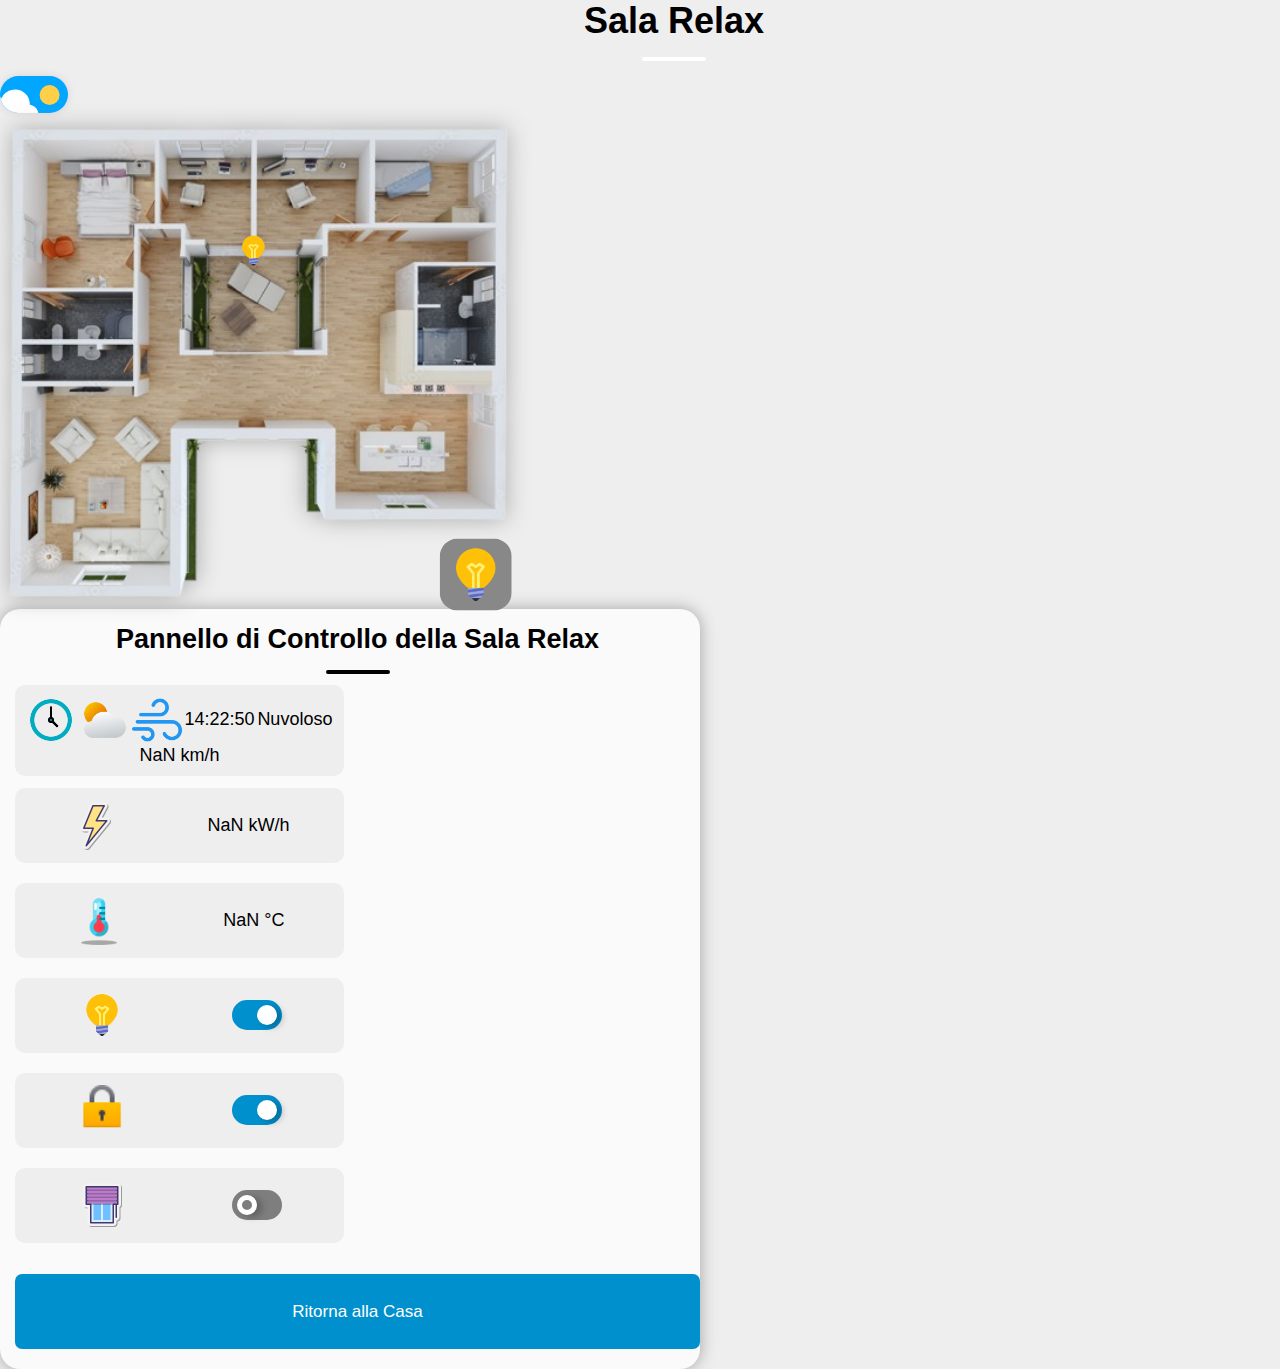
<file: Stanze/relax.html>
<!DOCTYPE html>
<html lang="it">
<head>
    <meta charset="UTF-8">
    <meta name="viewport" content="width=device-width, initial-scale=1.0">
    <meta name="author" content="Cociug Raul, Gabriel Madiotto">
    <meta name="description" content="Progetto su una casa domotica, con interfaccia e la rete di quest'ultima. Questo progetto è l'insieme le conoscenze di Cisco Packet Tracer, HTML, CSS e JavaScript (con l'uilizzo anche di ThreeJS).">
    <meta name="keywords" content="HTML, CSS, JavaScript, ThreeJS, Cisco Packet Tracer, Casa Domotica">
    <title>Sala Relax</title>

    <link rel="stylesheet" href="../style.css">
    <link rel="stylesheet" href="../img-casa.css">
    <link rel="stylesheet" href="../buttons.css">
    
    <link rel="icon" href="../img/logo-casa.png" type="image/x-icon">
</head>

<body class="theme-light">
    <div class="header">
        <h1 style="grid-area: 1 / 2; text-align: center; padding-left: 68px; position: relative;">Sala Relax<hr></h1>
        <label class="switch1" style="grid-area: 1 / 3;">
            <input id="checkbox1" type="checkbox" />
            <span class="slider">
                <div class="star star_1"></div>
                <div class="star star_2"></div>
                <div class="star star_3"></div>
                <svg viewBox="0 0 16 16" class="cloud_1 cloud">
                <path
                    transform="matrix(.77976 0 0 .78395-299.99-418.63)"
                    fill="#fff"
                    d="m391.84 540.91c-.421-.329-.949-.524-1.523-.524-1.351 0-2.451 1.084-2.485 2.435-1.395.526-2.388 1.88-2.388 3.466 0 1.874 1.385 3.423 3.182 3.667v.034h12.73v-.006c1.775-.104 3.182-1.584 3.182-3.395 0-1.747-1.309-3.186-2.994-3.379.007-.106.011-.214.011-.322 0-2.707-2.271-4.901-5.072-4.901-2.073 0-3.856 1.202-4.643 2.925"
                ></path>
                </svg>
            </span>
        </label>
    </div class="header">
    <div class="main">
        <div class="img-casa">
            <div class="clear"></div>

            <img src="img/casa dall'alto.png" alt="Casa dall'alto" usemap="#house" id="casa-img">
            
            <img src="img/lampadina.png" alt="" class="lamp" id="lamp-relax">
            
            <img src="img/lampadina.png" alt="" id="setting" title="Nascondi tutte le luci">
        </div>

        <div class="parameters">
            <h2>Pannello di Controllo della Sala Relax</h2>
            <hr>
            <div class="items">
                <!-- Parametri -->
                <div class="item" id="ora_tempo_vento">
                    <img src="img/ora.png" alt="">
                    <img src="img/nuvola.png" alt="" title="Meteo fuori dalla casa">
                    <img src="img/vento.png" alt="" title="Velocità vento fuori dalla casa">
                    <span id="date"></span>
                    <span id="meteo">Nuvoloso</span>
                    <span id="vento"></span>
                </div>
                <div class="item" id="electricity"><img src="img/elettricità.png" alt=""><span>2 kW/h</span></div>
                <div class="item" id="temperatura"><img src="img/temperatura.png" alt=""><span>22 °C</span></div>
                <!-- Bottoni -->
                <div class="item" id="lampadine" title="Apri / Chiudi tutte le luci della stanza"><img src="img/lampadina.png" alt="">
                    <input type="checkbox" class="checkboxInput spegnibile" id="check1" checked="true">
                    <label for="check1" class="toggleSwitch"></label>
                </div>
                <div class="item" id="porte" title="Apri / Chiudi le porte"><img src="img/lucchetto.png" alt="">
                    <input type="checkbox" class="checkboxInput" id="check2" checked="true">
                    <label for="check2" class="toggleSwitch"></label>
                </div>
                <div class="item" id="tapparelle" title="Apri / Chiudi le tapparella/e">
                    <img src="img/tapparelle.png" alt="">
                    <input type="checkbox" class="checkboxInput" id="check5">
                    <label for="check5" class="toggleSwitch"></label>
                </div>
                <a href="../index.html" class="button item" id="btn">
                    <span>Ritorna alla Casa</span>
                </a>
            </div>
        </div>
    </div class="main">
    
    <map name="house">
        <area class="shape" id="Camera" title="Camera Matrimoniale" href="matrimoniale.html" coords="52,48,171,183" shape="rect">
        <area class="shape" id="Bagno Mat" title="Bagno Matrimoniale" href="bagno matrimoniale.html" coords="55,184,152,224" shape="rect">
        <area class="shape" id="Bagno" title="Bagno" href="bagno.html" coords="56,227,156,264" shape="rect">
        <area class="shape" id="Soggiorno" title="Soggiorno" href="soggiorno.html" coords="56,265,182,432" shape="rect">
        <area class="shape" id="Studio 1" title="Studio 1" href="studio1.html" coords="174,53,251,143" shape="rect">
        <area class="shape" id="Studio 2" title="Studio 2" href="studio2.html" coords="257,55,351,148" shape="rect">
        <area class="shape" id="Relax" title="Relax" href="relax.html" coords="197,150,305,233" shape="rect">
        <area class="shape" id="Camera da letto" title="Camera da letto" href="camera.html" coords="358,54,456,138" shape="rect">
        <area class="shape" id="Bagno Grande" title="Bagno Grande" href="bagno grande.html" coords="388,161,463,251" shape="rect">
        <area class="shape" id="Cucina" title="Cucina" href="cucina.html" coords="461,370,321,255" shape="rect">
    </map>

    <script src="../sheet.js"></script>
</body>
</html>
</file>
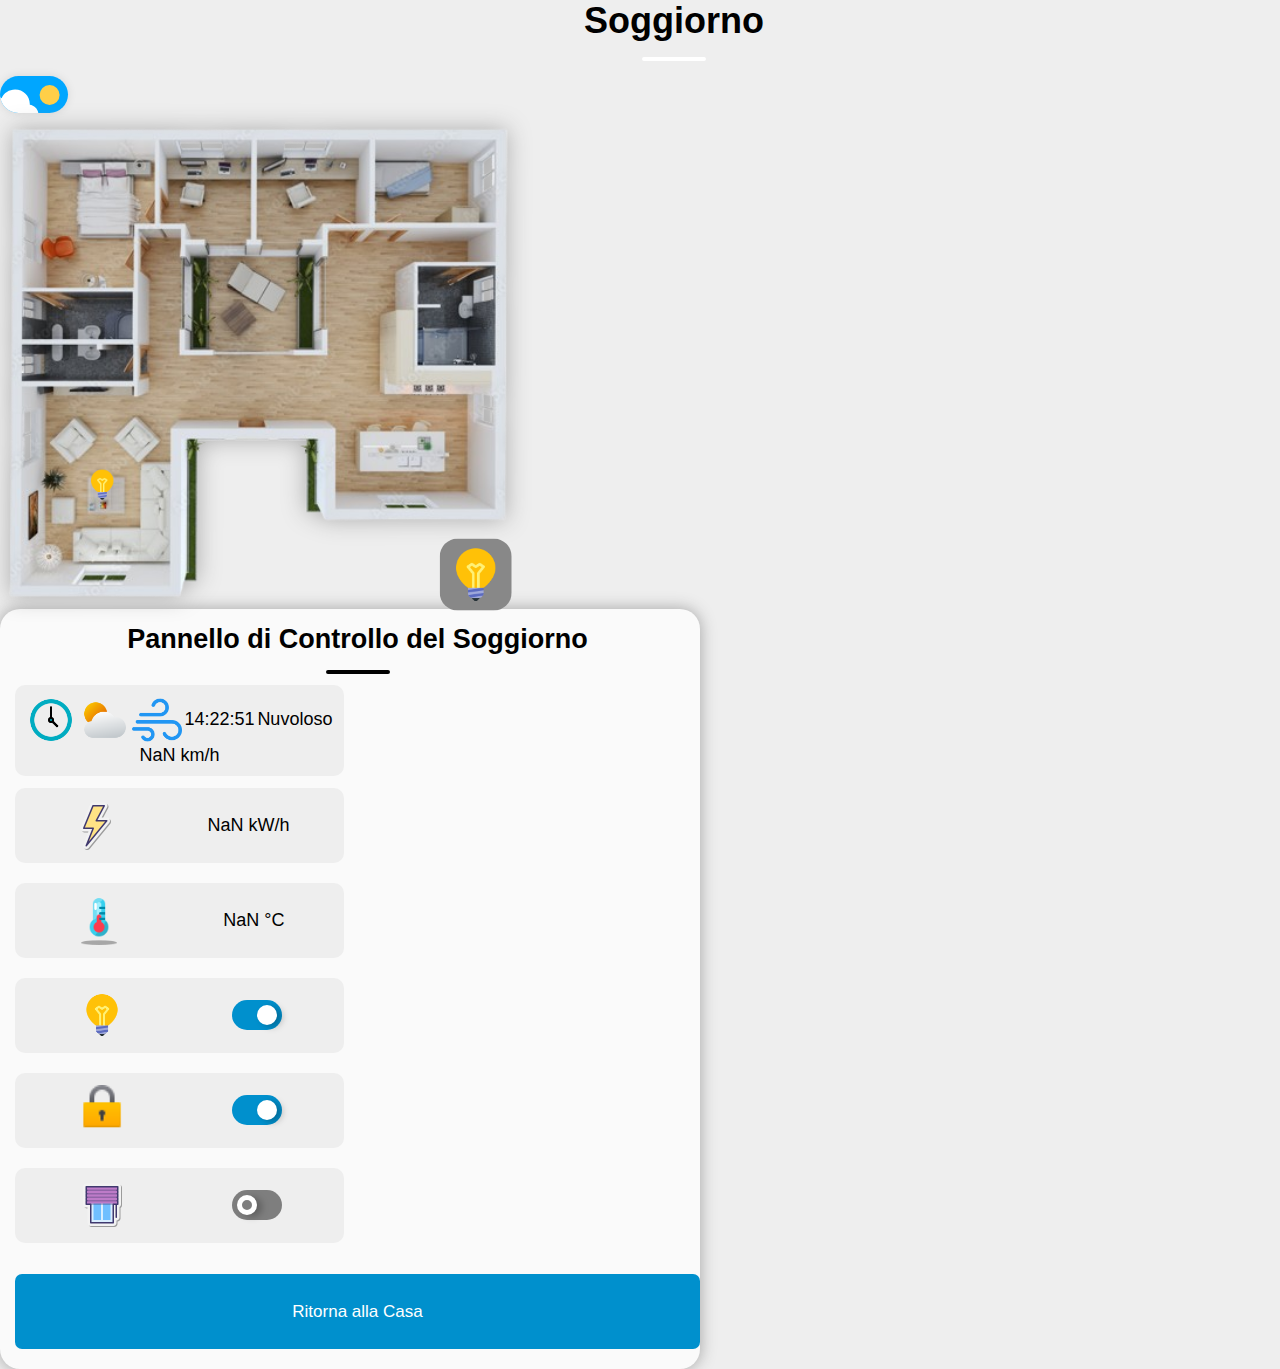
<file: Stanze/soggiorno.html>
<!DOCTYPE html>
<html lang="it">
<head>
    <meta charset="UTF-8">
    <meta name="viewport" content="width=device-width, initial-scale=1.0">
    <meta name="author" content="Cociug Raul, Gabriel Madiotto">
    <meta name="description" content="Progetto su una casa domotica, con interfaccia e la rete di quest'ultima. Questo progetto è l'insieme le conoscenze di Cisco Packet Tracer, HTML, CSS e JavaScript (con l'uilizzo anche di ThreeJS).">
    <meta name="keywords" content="HTML, CSS, JavaScript, ThreeJS, Cisco Packet Tracer, Casa Domotica">
    <title>Soggiorno</title>

    <link rel="stylesheet" href="../style.css">
    <link rel="stylesheet" href="../img-casa.css">
    <link rel="stylesheet" href="../buttons.css">
    
    <link rel="icon" href="../img/logo-casa.png" type="image/x-icon">
</head>

<body class="theme-light">
    <div class="header">
        <h1 style="grid-area: 1 / 2; text-align: center; padding-left: 68px; position: relative;">Soggiorno<hr></h1>
        <label class="switch1" style="grid-area: 1 / 3;">
            <input id="checkbox1" type="checkbox" />
            <span class="slider">
                <div class="star star_1"></div>
                <div class="star star_2"></div>
                <div class="star star_3"></div>
                <svg viewBox="0 0 16 16" class="cloud_1 cloud">
                <path
                    transform="matrix(.77976 0 0 .78395-299.99-418.63)"
                    fill="#fff"
                    d="m391.84 540.91c-.421-.329-.949-.524-1.523-.524-1.351 0-2.451 1.084-2.485 2.435-1.395.526-2.388 1.88-2.388 3.466 0 1.874 1.385 3.423 3.182 3.667v.034h12.73v-.006c1.775-.104 3.182-1.584 3.182-3.395 0-1.747-1.309-3.186-2.994-3.379.007-.106.011-.214.011-.322 0-2.707-2.271-4.901-5.072-4.901-2.073 0-3.856 1.202-4.643 2.925"
                ></path>
                </svg>
            </span>
        </label>
    </div class="header">
    <div class="main">
        <div class="img-casa">
            <div class="clear"></div>

            <img src="img/casa dall'alto.png" alt="Casa dall'alto" usemap="#house" id="casa-img">
            
            <img src="img/lampadina.png" alt="" class="lamp" id="lamp-soggiorno">
            
            <img src="img/lampadina.png" alt="" id="setting" title="Nascondi tutte le luci">
        </div>

        <div class="parameters">
            <h2>Pannello di Controllo del Soggiorno</h2>
            <hr>
            <div class="items">
                <!-- Parametri -->
                <div class="item" id="ora_tempo_vento">
                    <img src="img/ora.png" alt="">
                    <img src="img/nuvola.png" alt="" title="Meteo fuori dalla casa">
                    <img src="img/vento.png" alt="" title="Velocità vento fuori dalla casa">
                    <span id="date"></span>
                    <span id="meteo">Nuvoloso</span>
                    <span id="vento"></span>
                </div>
                <div class="item" id="electricity"><img src="img/elettricità.png" alt=""><span>2 kW/h</span></div>
                <div class="item" id="temperatura"><img src="img/temperatura.png" alt=""><span>22 °C</span></div>
                <!-- Bottoni -->
                <div class="item" id="lampadine" title="Apri / Chiudi tutte le luci della stanza"><img src="img/lampadina.png" alt="">
                    <input type="checkbox" class="checkboxInput spegnibile" id="check1" checked="true">
                    <label for="check1" class="toggleSwitch"></label>
                </div>
                <div class="item" id="porte" title="Apri / Chiudi le porte"><img src="img/lucchetto.png" alt="">
                    <input type="checkbox" class="checkboxInput" id="check2" checked="true">
                    <label for="check2" class="toggleSwitch"></label>
                </div>
                <div class="item" id="tapparelle" title="Apri / Chiudi le tapparella/e">
                    <img src="img/tapparelle.png" alt="">
                    <input type="checkbox" class="checkboxInput" id="check5">
                    <label for="check5" class="toggleSwitch"></label>
                </div>
                <a href="../index.html" class="button item" id="btn">
                    <span>Ritorna alla Casa</span>
                </a>
            </div>
        </div>
    </div class="main">
    
    <map name="house">
        <area class="shape" id="Camera" title="Camera Matrimoniale" href="matrimoniale.html" coords="52,48,171,183" shape="rect">
        <area class="shape" id="Bagno Mat" title="Bagno Matrimoniale" href="bagno matrimoniale.html" coords="55,184,152,224" shape="rect">
        <area class="shape" id="Bagno" title="Bagno" href="bagno.html" coords="56,227,156,264" shape="rect">
        <area class="shape" id="Soggiorno" title="Soggiorno" href="soggiorno.html" coords="56,265,182,432" shape="rect">
        <area class="shape" id="Studio 1" title="Studio 1" href="studio1.html" coords="174,53,251,143" shape="rect">
        <area class="shape" id="Studio 2" title="Studio 2" href="studio2.html" coords="257,55,351,148" shape="rect">
        <area class="shape" id="Relax" title="Relax" href="relax.html" coords="197,150,305,233" shape="rect">
        <area class="shape" id="Camera da letto" title="Camera da letto" href="camera.html" coords="358,54,456,138" shape="rect">
        <area class="shape" id="Bagno Grande" title="Bagno Grande" href="bagno grande.html" coords="388,161,463,251" shape="rect">
        <area class="shape" id="Cucina" title="Cucina" href="cucina.html" coords="461,370,321,255" shape="rect">
    </map>

    <script src="../sheet.js"></script>
</body>
</html>
</file>
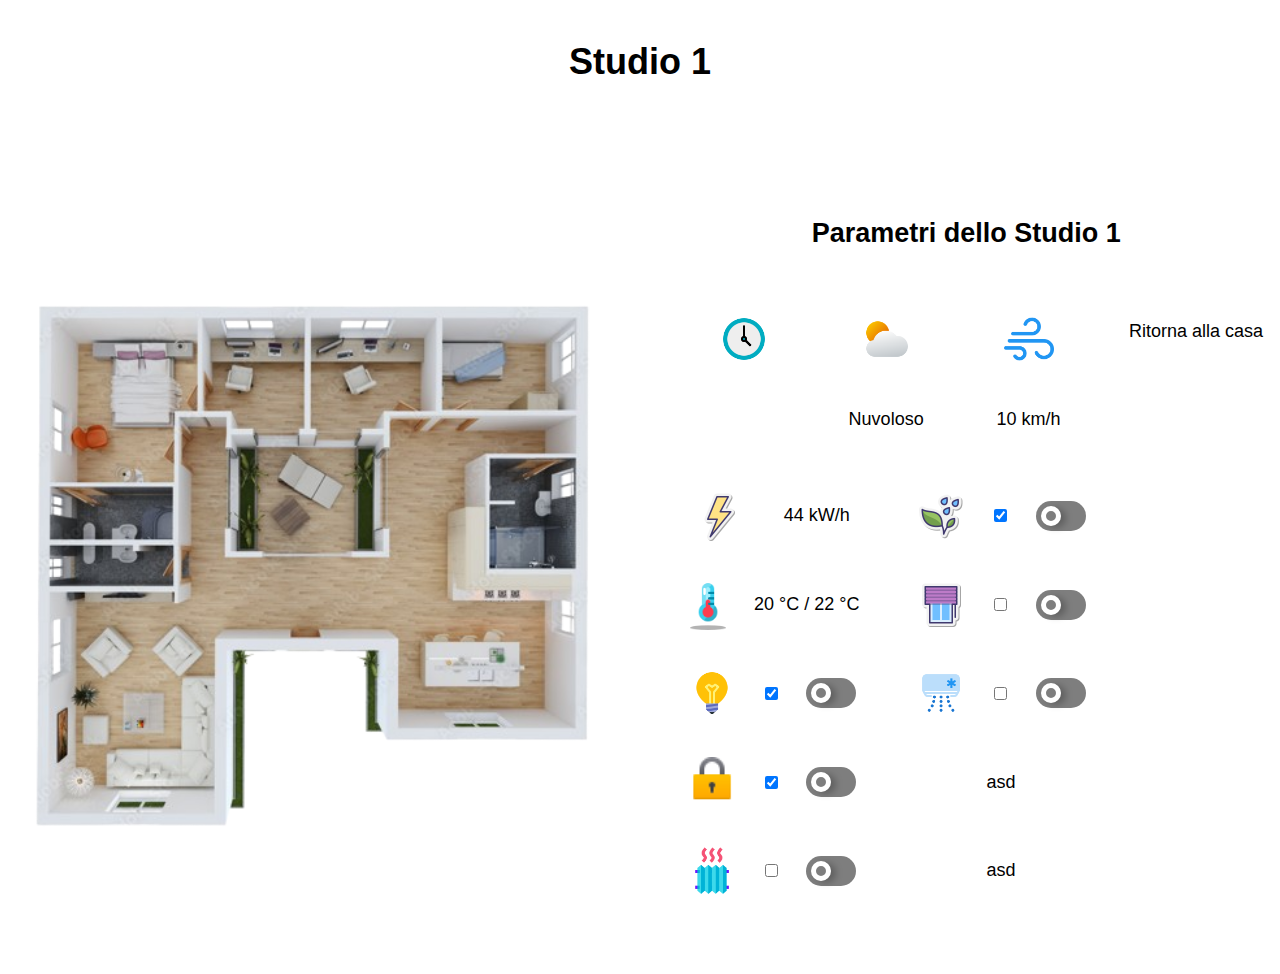
<file: Stanze/studio1.html>
<!DOCTYPE html>
<html lang="it">
<head>
    <meta charset="UTF-8">
    <meta name="viewport" content="width=device-width, initial-scale=1.0">
    <meta name="author" content="Cociug Raul, Gabriel Madiotto">
    <meta name="description" content="Progetto su una casa domotica, con interfaccia e la rete di quest'ultima. Questo progetto è l'insieme le conoscenze di Cisco Packet Tracer, HTML, CSS e JavaScript (con l'uilizzo anche di ThreeJS).">
    <meta name="keywords" content="HTML, CSS, JavaScript, ThreeJS, Cisco Packet Tracer, Casa Domotica">
    <title>Casa Domotica</title>
    <meta http-equiv="refresh" content="40">
    <base href="index.html">

    <link rel="stylesheet" href="../style.css">
    <link rel="stylesheet" href="../buttons.css">
    <link rel="icon" href="favicon.ico" type="image/x-icon">
</head>

<body class="theme">
    <header>
        <h1>Studio 1<hr></h1>
    </header>
    <main>
        <img src="../img/casa dall'alto.png" alt="Casa dall'alto" usemap="#house" id="casa-img">

        <div class="parameters">
            <h2>Parametri dello Studio 1</h2>
            <hr>
            <div class="items">
                <div class="item" id="ora">
                    <img src="../img/ora.png" alt="">
                    <img src="../img/nuvola.png" alt="">
                    <img src="../img/vento.png" alt="">
                    <span id="date"></span>
                    <span id="tempo">Nuvoloso</span>
                    <span>10 km/h</span>
                </div>
                <div class="item" id="electricity"><img src="../img/elettricità.png" alt=""><span>44 kW/h</span></div>
                <div class="item" id="temperatura"><img src="../img/temperatura.png" alt=""><span>20 °C / 22 °C</span></div>
                <div class="item" id="lampadine"><img src="../img/lampadina.png" alt="">
                    <input type="checkbox" id="checkboxInput1" checked>
                    <label for="checkboxInput1" class="toggleSwitch"></label>
                </div>
                <div class="item" id="porte"><img src="../img/lucchetto.png" alt="">
                    <input type="checkbox" id="checkboxInput2" checked>
                    <label for="checkboxInput2" class="toggleSwitch"></label>
                </div>
                <div class="item" id="riscaldamento"><img src="../img/termosifone.png" alt="">
                    <input type="checkbox" id="checkboxInput3" >
                    <label for="checkboxInput3" class="toggleSwitch"></label>
                </div>
                <div class="item" id="irrigazione">
                    <img src="../img/irrigazione.png" alt="">
                    <input type="checkbox" id="checkboxInput4" checked>
                    <label for="checkboxInput4" class="toggleSwitch"></label>
                </div>
                <div class="item" id="tapparelle">
                    <img src="../img/tapparelle.png" alt="">
                    <input type="checkbox" id="checkboxInput5">
                    <label for="checkboxInput5" class="toggleSwitch"></label>
                </div>
                <div class="item" id="ventilazione">
                    <img src="../img/condizionatore.png" alt="">
                    <input type="checkbox" id="checkboxInput6" >
                    <label for="checkboxInput6" class="toggleSwitch"></label>
                </div>
                <div class="item" id="">asd</div>
                <div class="item" id="">asd</div>
                <a class="item" id="btn" href="../index.html">Ritorna alla casa</a>
            </div>
        </div>
    </main>
    
    <map name="house">
        <area class="shape" id="Camera" title="Camera Matrimoniale" href="matrimoniale.html" coords="52,48,171,183" shape="rect">
        <area class="shape" id="Bagno Mat" title="Bagno Matrimoniale" href="bagno matrimoniale.html" coords="55,184,152,224" shape="rect">
        <area class="shape" id="Bagno" title="Bagno" href="bagno.html" coords="56,227,156,264" shape="rect">
        <area class="shape" id="Soggiorno" title="Soggiorno" href="soggiorno.html" coords="56,265,182,432" shape="rect">
        <area class="shape" id="Studio 1" title="Studio 1" href="studio1.html" coords="174,53,251,143" shape="rect">
        <area class="shape" id="Studio 2" title="Studio 2" href="studio2.html" coords="257,55,351,148" shape="rect">
        <area class="shape" id="Relax" title="Relax" href="relax.html" coords="197,150,305,233" shape="rect">
        <area class="shape" id="Camera da letto" title="Camera da letto" href="camera.html" coords="358,54,456,138" shape="rect">
        <area class="shape" id="Bagno Grande" title="Bagno Grande" href="bagno grande.html" coords="388,161,463,251" shape="rect">
        <area class="shape" id="Cucina" title="Cucina" href="cucina.html" coords="461,370,321,255" shape="rect">
    </map>

    <script src="../sheet.js"></script>
</body>
</html>
</file>
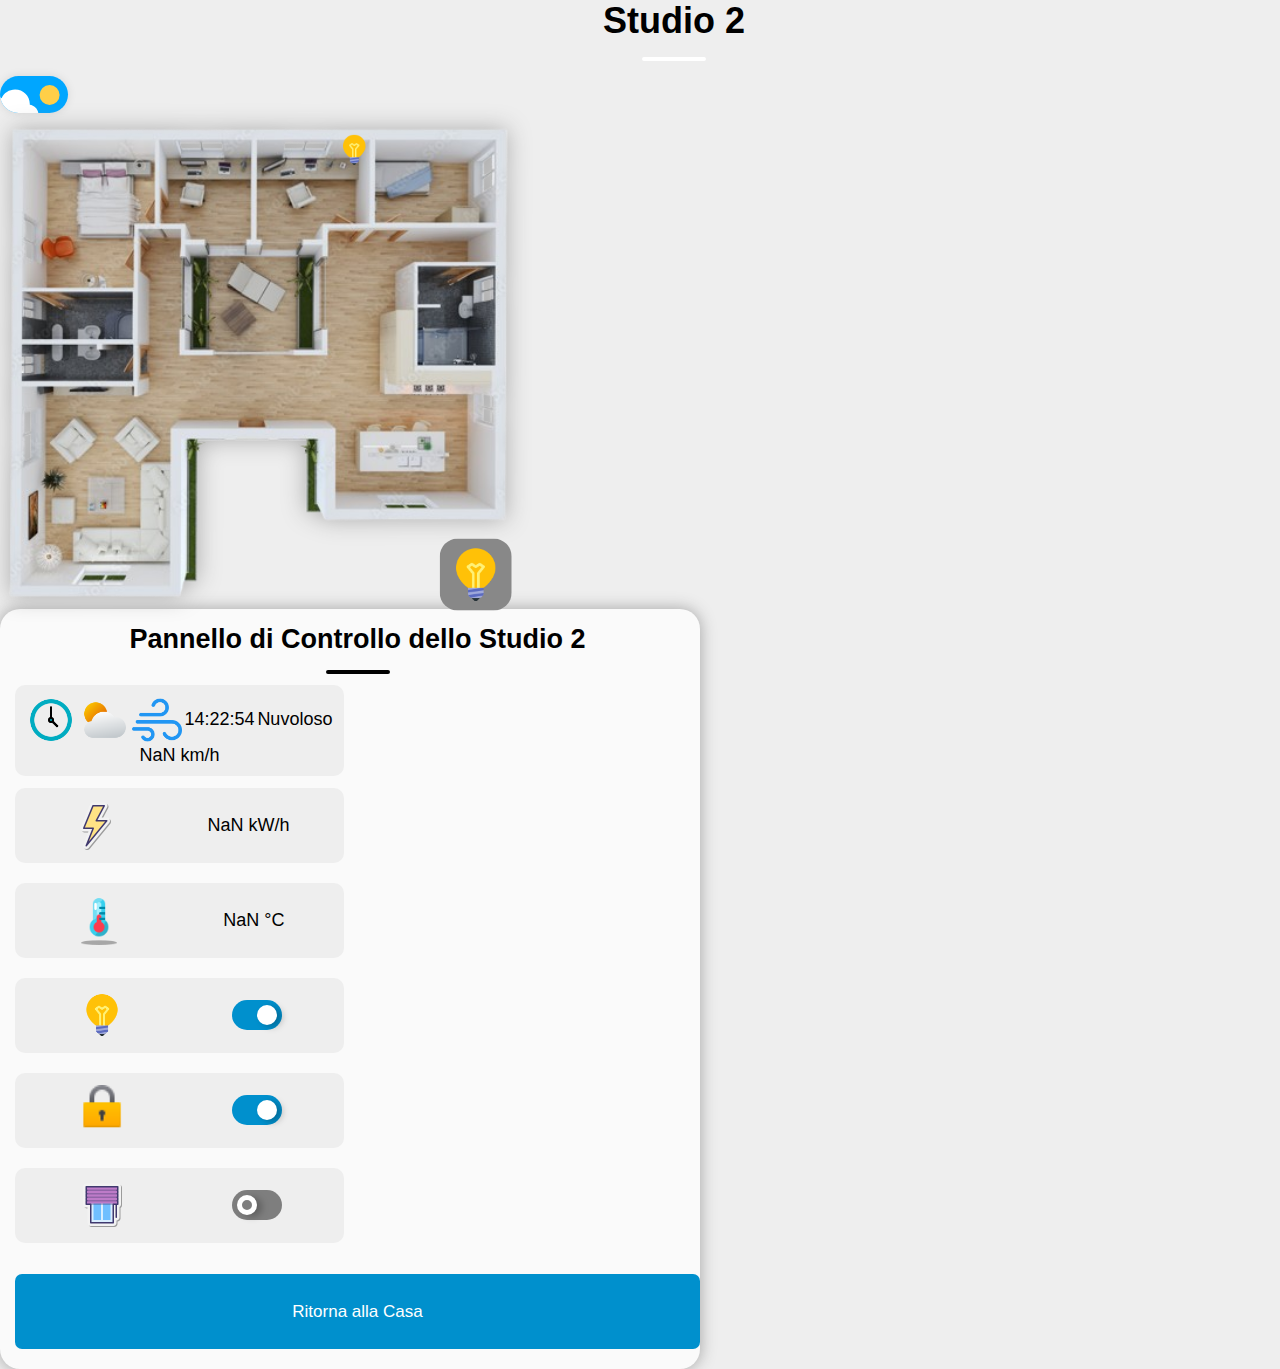
<file: Stanze/studio2.html>
<!DOCTYPE html>
<html lang="it">
<head>
    <meta charset="UTF-8">
    <meta name="viewport" content="width=device-width, initial-scale=1.0">
    <meta name="author" content="Cociug Raul, Gabriel Madiotto">
    <meta name="description" content="Progetto su una casa domotica, con interfaccia e la rete di quest'ultima. Questo progetto è l'insieme le conoscenze di Cisco Packet Tracer, HTML, CSS e JavaScript (con l'uilizzo anche di ThreeJS).">
    <meta name="keywords" content="HTML, CSS, JavaScript, ThreeJS, Cisco Packet Tracer, Casa Domotica">
    <title>Studio 2</title>

    <link rel="stylesheet" href="../style.css">
    <link rel="stylesheet" href="../img-casa.css">
    <link rel="stylesheet" href="../buttons.css">
    
    <link rel="icon" href="../favicon.ico" type="image/x-icon">
</head>

<body class="theme-light">
    <div class="header">
        <h1 style="grid-area: 1 / 2; text-align: center; padding-left: 68px; position: relative; z-index: 2;">Studio 2<hr></h1>
        <label class="switch1" style="grid-area: 1 / 3;">
            <input id="checkbox1" type="checkbox" />
            <span class="slider">
                <div class="star star_1"></div>
                <div class="star star_2"></div>
                <div class="star star_3"></div>
                <svg viewBox="0 0 16 16" class="cloud_1 cloud">
                <path
                    transform="matrix(.77976 0 0 .78395-299.99-418.63)"
                    fill="#fff"
                    d="m391.84 540.91c-.421-.329-.949-.524-1.523-.524-1.351 0-2.451 1.084-2.485 2.435-1.395.526-2.388 1.88-2.388 3.466 0 1.874 1.385 3.423 3.182 3.667v.034h12.73v-.006c1.775-.104 3.182-1.584 3.182-3.395 0-1.747-1.309-3.186-2.994-3.379.007-.106.011-.214.011-.322 0-2.707-2.271-4.901-5.072-4.901-2.073 0-3.856 1.202-4.643 2.925"
                ></path>
                </svg>
            </span>
        </label>
    </div class="header">
    <div class="main">
        <div class="img-casa">
            <div class="clear"></div>

            <img src="img/casa dall'alto.png" alt="Casa dall'alto" usemap="#house" id="casa-img">
            
            <img src="img/lampadina.png" alt="" class="lamp" id="lamp-studi2">
            
            <img src="img/lampadina.png" alt="" id="setting">
        </div>

        <div class="parameters">
            <h2>Pannello di Controllo dello Studio 2</h2>
            <hr>
            <div class="items">
                <!-- Parametri -->
                <div class="item" id="ora_tempo_vento">
                    <img src="img/ora.png" alt="">
                    <img src="img/nuvola.png" alt="" title="Meteo fuori dalla casa">
                    <img src="img/vento.png" alt="" title="Velocità vento fuori dalla casa">
                    <span id="date"></span>
                    <span id="meteo">Nuvoloso</span>
                    <span id="vento"></span>
                </div>
                <div class="item" id="electricity"><img src="img/elettricità.png" alt=""><span>2 kW/h</span></div>
                <div class="item" id="temperatura"><img src="img/temperatura.png" alt=""><span>22 °C</span></div>
                <!-- Bottoni -->
                <div class="item" id="lampadine" title="Apri / Chiudi tutte le luci della stanza"><img src="img/lampadina.png" alt="">
                    <input type="checkbox" class="checkboxInput spegnibile" id="check1" checked="true">
                    <label for="check1" class="toggleSwitch"></label>
                </div>
                <div class="item" id="porte" title="Apri / Chiudi le porte"><img src="img/lucchetto.png" alt="">
                    <input type="checkbox" class="checkboxInput" id="check2" checked="true">
                    <label for="check2" class="toggleSwitch"></label>
                </div>
                <div class="item" id="tapparelle" title="Apri / Chiudi le tapparella/e">
                    <img src="img/tapparelle.png" alt="">
                    <input type="checkbox" class="checkboxInput" id="check5">
                    <label for="check5" class="toggleSwitch"></label>
                </div>
                <a href="../index.html" class="button item" id="btn">
                    <span>Ritorna alla Casa</span>
                </a>
            </div>
        </div>
    </div class="main">
    
    <map name="house">
        <area class="shape" id="Camera" title="Camera Matrimoniale" href="matrimoniale.html" coords="52,48,171,183" shape="rect">
        <area class="shape" id="Bagno Mat" title="Bagno Matrimoniale" href="bagno matrimoniale.html" coords="55,184,152,224" shape="rect">
        <area class="shape" id="Bagno" title="Bagno" href="bagno.html" coords="56,227,156,264" shape="rect">
        <area class="shape" id="Soggiorno" title="Soggiorno" href="soggiorno.html" coords="56,265,182,432" shape="rect">
        <area class="shape" id="Studio 1" title="Studio 1" href="studio1.html" coords="174,53,251,143" shape="rect">
        <area class="shape" id="Studio 2" title="Studio 2" href="studio2.html" coords="257,55,351,148" shape="rect">
        <area class="shape" id="Relax" title="Relax" href="relax.html" coords="197,150,305,233" shape="rect">
        <area class="shape" id="Camera da letto" title="Camera da letto" href="camera.html" coords="358,54,456,138" shape="rect">
        <area class="shape" id="Bagno Grande" title="Bagno Grande" href="bagno grande.html" coords="388,161,463,251" shape="rect">
        <area class="shape" id="Cucina" title="Cucina" href="cucina.html" coords="461,370,321,255" shape="rect">
    </map>

    <script src="../sheet.js"></script>
</body>
</html>
</file>
<file: style.css>
html {
    cursor: url('img/cursor.cur'), auto;
    scrollbar-width: none;
    scroll-behavior: smooth;
}

/* TUTTI GLI ELEMENTI */
* {
    margin: 0;
    padding: 0;
}
/* SELEZIONE PERSONALIZZATA */
*::selection {
    background-color: var(--bg-select);
    color: var(--color-select);
}


/* CLASSI PER IL BODY (STYLE DINAMICO) */
.theme-light {
    --bg-body: #EEE;

    --bg-titolo: #0090cd;
    --color-titolo: #fff;
    --color-hr-titolo: #fff;

    --bg-parameters: #FAFAFA;
    --color-parameters: #000;
    --color-hr-parameters: #000;
    --shadow-parameters: #AAA;

    --bg-item: var(--bg-body);
    --bg-item-hover: #AAA;

    --bg-btn: var(--bg-titolo);
    --color-btn: #fff;
    --bg-btn-reverse: #000;
    --color-btn-reverse: #fff;

    --bg-select: #AAA;
    --color-select: #000;
}
.theme-dark {
    --bg-body: #333;

    --bg-titolo: #222;
    --color-titolo: #fff;
    --color-hr-titolo: #fff;

    --bg-parameters: var(--bg-titolo);
    --color-parameters: #fff;
    --color-hr-parameters: #fff;
    --shadow-parameters: #000;

    --bg-item: var(--bg-body);
    --bg-item-hover: #555;

    --bg-btn: var(--bg-titolo);
    --color-btn: #fff;
    --bg-btn-reverse: #000;
    --color-btn-reverse: #fff;

    --bg-select: #AAA;
    --color-select: #000;
}
body {
    margin: 0;
    font-size: 18px;
    font-family: Arial, Helvetica, sans-serif;
    background-color: var(--bg-body);
    background-size: cover;
    background-attachment: fixed;
    background-position: center;
}
/* FINE BODY DINAMICO */


/* HEADER */
header {
    background-color: var(--bg-titolo);
    color: var(--color-titolo);
    height: 17dvh;
    min-height: 100px;
    box-sizing: border-box;
    position: relative;
    display: flex;
    justify-content: center;
    align-items: center;
}
hr {
    width: 60px;
    border: 2px solid var(--color-hr-titolo);
    border-radius: 20px;
    margin: 15px auto;
}
.parameters hr {
    border: 2px solid var(--color-hr-parameters);
}

/* DIV CASA E CARTA PER PARAMETRI */
main {
    height: fit-content;
    min-height: 83dvh;
    display: grid;
    grid-template-columns: 1fr 1fr;
    justify-items: center;
    justify-content: center;
    align-items: center;
    align-content: center;
    gap: 35px;
    padding: 50px 0;
    box-sizing: border-box;
}

.img-casa {
    position: relative;
    display: inline-block;
}
img#casa-img {
    transform: scale(1.3);
    user-select: none;
    -webkit-user-drag: none;
    filter: drop-shadow(0 0 10px var(--shadow-parameters));
}

/* DIV PARAMETRI */
.parameters {
    width: 100%;
    max-width: 700px;
    height: fit-content;
    min-height: 70vh;
    border-radius: 20px;
    padding: 15px;
    margin-right: 20px;
    background-color: var(--bg-parameters);
    color: var(--color-parameters);
    box-sizing: border-box;
    box-shadow: 0 0 15px 1px var(--shadow-parameters);
}
.parameters h2 {
    text-align: center;
}
.items {
    display: grid;
    grid-template-columns: 1fr 1fr 1fr;
    justify-items: center;
    align-items: center;
    height: 80%;
    gap: 2%;
}
.item {
    display: flex;
    justify-content: space-around;
    align-items: center;
    flex-wrap: wrap;

    width: fit-content;
    min-width: 100%;
    height: fit-content;
    min-height: 75px;
    background-color: var(--bg-body);
    border-radius: 10px;
    padding: 10px;
    box-sizing: border-box;
    transition: ease-in-out 0.3s;
}
.item img {
    width: 50px;
    user-select: none;
}
.item:hover {
    background-color: var(--bg-item-hover);
}
#ora {
    display: grid;
    grid-template-columns: 1fr 1fr 1fr;
    justify-items: center;
    align-items: center;
    width: 100%;
    min-height: 180px;

    grid-column: span 2;
    grid-row: span 2;
}
#btn {
    grid-column: span 3;
    text-decoration: none;
    user-select: none;
    border-width: 0;
    border-radius: 7px;
    background-color: var(--bg-btn);
    color: var(--color-btn);
    padding: 7px;
    margin-top: 15px;
    transition: ease-out 0.3s;
    box-sizing: border-box;
}
#btn:hover {
    background-color: var(--bg-btn-reverse);
}
#spegni {
    grid-column: span 3;
    background-color: transparent;
    user-select: none;
}

.clear {
    clear: both;
    position: relative;
}



@media screen and (max-width: 1400px) {
    .items {
        grid-template-columns: 1fr 1fr;
        grid-template-rows: repeat(7, 1fr);
        grid-auto-flow: column;
    }
    .parameters {
        padding-right: 0;
        min-height: 700px;
    }
    div.img-casa {
        transform: scale(0.9);
    }
}
@media screen and (max-width: 1050px) { /* Tablets */
    main {
        grid-template-columns: 1fr;
        gap: 60px;
    }
    .parameters {
        margin: 0;
    }
    div.img-casa {
        transform: scale(0.9);
    }
}
@media screen and (max-width: 768px) {
    div.img-casa {
        transform: scale(0.8);
    }
}
@media screen and (max-width: 690px) {
    div.img-casa {
        transform: scale(0.7);
    }
    .parameters {
        max-width: 500px;
    }
}
@media screen and (max-width: 500px) {
    div.img-casa {
        top: -70px;
        transform: scale(0.6);
    }
    .parameters {
        transform: translateY(-80px);
        max-width: 300px;
    }
    main {
        max-height: 1270px;
        gap: 0;
    }
    .items {
        row-gap: 10px;
    }
    .item {
        min-height: 91px;
    }
}
@media screen and (max-width: 400px) {
    body {
        font-size: 15px;
    }
    div.img-casa {
        transform: scale(0.5);
    }
    .parameters {
        max-width: 250px;
    }
    .items {
        row-gap: 15px;
    }
    .item {
        min-height: 100px;
    }
}
</file>
<file: img-casa.css>
area {
    cursor: url('img/pointer.cur'), auto;
}
.lamp {
    position: absolute;
    width: 40px;
}
#setting {
    position: absolute;
    top: 440px;
    left: 460px;
    width: 70px;
    background-color: #888;
    border-radius: 20px;
    padding: 5px;
}
#setting:hover {
    background-color: #AAA;
}
#setting:hover + .lamp {
    display: none;
}

/* LUCI DELLA CASA */
#lamp-mat1 {
    top: 0;
    left: 110px;
}
#lamp-mat2 {
    top: 120px;
    left: 50px;
}

#lamp-studi1 {
    top: -12px;
    left: 220px;
}
#lamp-studi2 {
    top: -12px;
    left: 345px;
}

#lamp-room {
    top: 25px;
    left: 425px;
}

#lamp-relax {
    top: 100px;
    left: 233px;
}

#lamp-bagno-mat {
    top: 170px;
    left: 50px;
}
#lamp-bagno {
    top: 220px;
    left: 50px;
}
#lamp-bagno-grande {
    top: 170px;
    left: 450px;
}

#lamp-corridoio1 {
    top: 225px;
    left: 160px;
}
#lamp-corridoio2 {
    top: 225px;
    left: 320px;
}

#lamp-soggiorno {
    top: 360px;
    left: 65px;
}

#lamp-cucina {
    top: 320px;
    left: 400px;
}
/* FINE LUCI CASA */
</file>
<file: buttons.css>
/* Theme Switch */
/* The switch - the box around the slider */
.switch1 {
    font-size: 17px;
    position: relative;
    display: inline-block;
    width: 4em;
    height: 2.2em;
    border-radius: 30px;
    box-shadow: 0 0 10px rgba(0, 0, 0, 0.1);
}
/* Hide default HTML checkbox */
.switch1 input {
display: none;
}
/* The slider */
.slider {
position: absolute;
cursor: pointer;
top: 0;
left: 0;
right: 0;
bottom: 0;
background-color: #2a2a2a;
transition: 0.4s;
border-radius: 30px;
overflow: hidden;
}
.slider:before {
position: absolute;
content: "";
height: 1.2em;
width: 1.2em;
border-radius: 20px;
left: 0.5em;
bottom: 0.5em;
transition: 0.4s;
transition-timing-function: cubic-bezier(0.81, -0.04, 0.38, 1.5);
box-shadow: inset 8px -4px 0px 0px #fff;
}
.switch1 input:checked + .slider {
background-color: #00a6ff;
}
.switch1 input:checked + .slider:before {
transform: translateX(1.8em);
box-shadow: inset 15px -4px 0px 15px #ffcf48;
}

.star {
background-color: #fff;
border-radius: 50%;
position: absolute;
width: 5px;
transition: all 0.4s;
height: 5px;
}
.star_1 {
left: 2.5em;
top: 0.5em;
}
.star_2 {
left: 2.2em;
top: 1.2em;
}
.star_3 {
left: 3em;
top: 0.9em;
}

.switch1 input:checked ~ .slider .star {
opacity: 0;
}

.cloud {
width: 3.5em;
position: absolute;
bottom: -1.4em;
left: -1.1em;
opacity: 0;
transition: all 0.4s;
}

.switch1 input:checked ~ .slider .cloud {
opacity: 1;
}



/* From Uiverse.io by vinodjangid07 */
/* To hide the checkbox */
.checkboxInput {
    display: none;
}

.toggleSwitch {
display: flex;
align-items: center;
justify-content: center;
position: relative;
width: 50px;
height: 30px;
background-color: rgb(126, 126, 126);
border-radius: 20px;
cursor: pointer;
transition-duration: .2s;
}
.toggleSwitch::after {
content: "";
position: absolute;
height: 10px;
width: 10px;
left: 5px;
background-color: transparent;
border-radius: 50%;
transition-duration: .2s;
box-shadow: 5px 2px 7px rgba(8, 8, 8, 0.26);
border: 5px solid white;
}

.checkboxInput:checked+.toggleSwitch::after {
transform: translateX(100%);
transition-duration: .2s;
background-color: white;
}
.checkboxInput:checked+.toggleSwitch {
    background-color: #0090cd;
    transition-duration: .2s;
}



#checkbox {
    display: none;
}
.switch {
position: relative;
width: 50px;
height: 50px;
background-color: #D00;
border-radius: 50%;
z-index: 1;
cursor: pointer;
display: flex;
align-items: center;
justify-content: center;
border: 3px solid #555;
box-shadow: 0px 0px 3px rgb(2, 2, 2) inset;
transition: background-color ease-in .3s, box-shadow ease .2s;
}
.switch svg {
width: 1.2em;
}
.switch svg path {
fill: #FAFAFA;
}
#checkbox:checked + .switch {
box-shadow: 0px 0px 1px #0A0 inset,
    0px 0px 2px #0A0 inset, 0px 0px 10px #0A0 inset,
    0px 0px 10px #0A0, 0px 0px 20px #0A0;
border: 2px solid rgb(255, 255, 255);
background-color: #0D0;
}
#checkbox:checked + .switch svg {
filter: drop-shadow(0px 0px 5px rgb(151, 243, 255));
}
#checkbox:checked + .switch svg path {
fill: rgb(255, 255, 255);
}



/* GO BACK BUTTON */
.button {
    border-radius: 4px;
    background-color: #3d405b;
    border: none;
    color: #FFFFFF;
    text-align: center;
    font-size: 17px;
    padding: 16px;
    width: 130px;
    transition: all 0.5s;
    cursor: pointer;
    margin: 5px;
}

.button span {
cursor: pointer;
position: relative;
top: 50%;
transition: 0.5s;
}

.button span:after {
content: '»';
position: absolute;
opacity: 0;
top: 0;
right: -15px;
transition: 0.5s;
}

.button:hover span {
padding-right: 15px;
}

.button:hover span:after {
opacity: 1;
right: 0;
}
</file>
